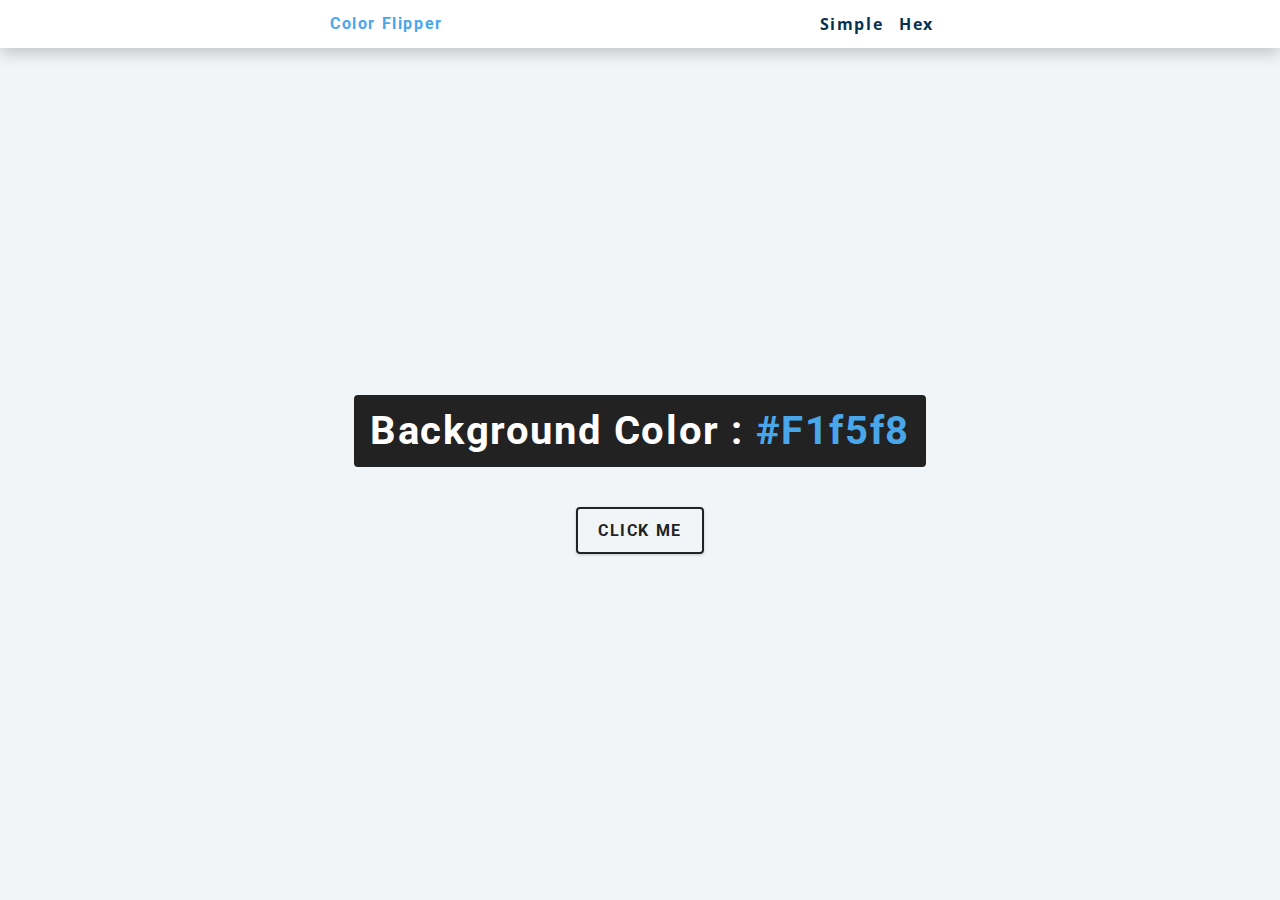
<file: 01-color-flipper/final/index.html>
<!DOCTYPE html>
<html lang="en">
  <head>
    <meta charset="UTF-8" />
    <meta name="viewport" content="width=device-width, initial-scale=1.0" />
    <title>Color Flipper || Simple</title>

    <!-- styles -->
    <link rel="stylesheet" href="styles.css" />
  </head>
  <body>
    <nav>
      <div class="nav-center">
        <h4>color flipper</h4>
        <ul class="nav-links">
          <li><a href="index.html">simple</a></li>
          <li><a href="hex.html">hex</a></li>
        </ul>
      </div>
    </nav>
    <main>
      <div class="container">
        <h2>background color : <span class="color">#f1f5f8</span></h2>
        <button class="btn btn-hero" id="btn">click me</button>
      </div>
    </main>
    <!-- javascript -->
    <script src="app.js"></script>
  </body>
</html>
</file>
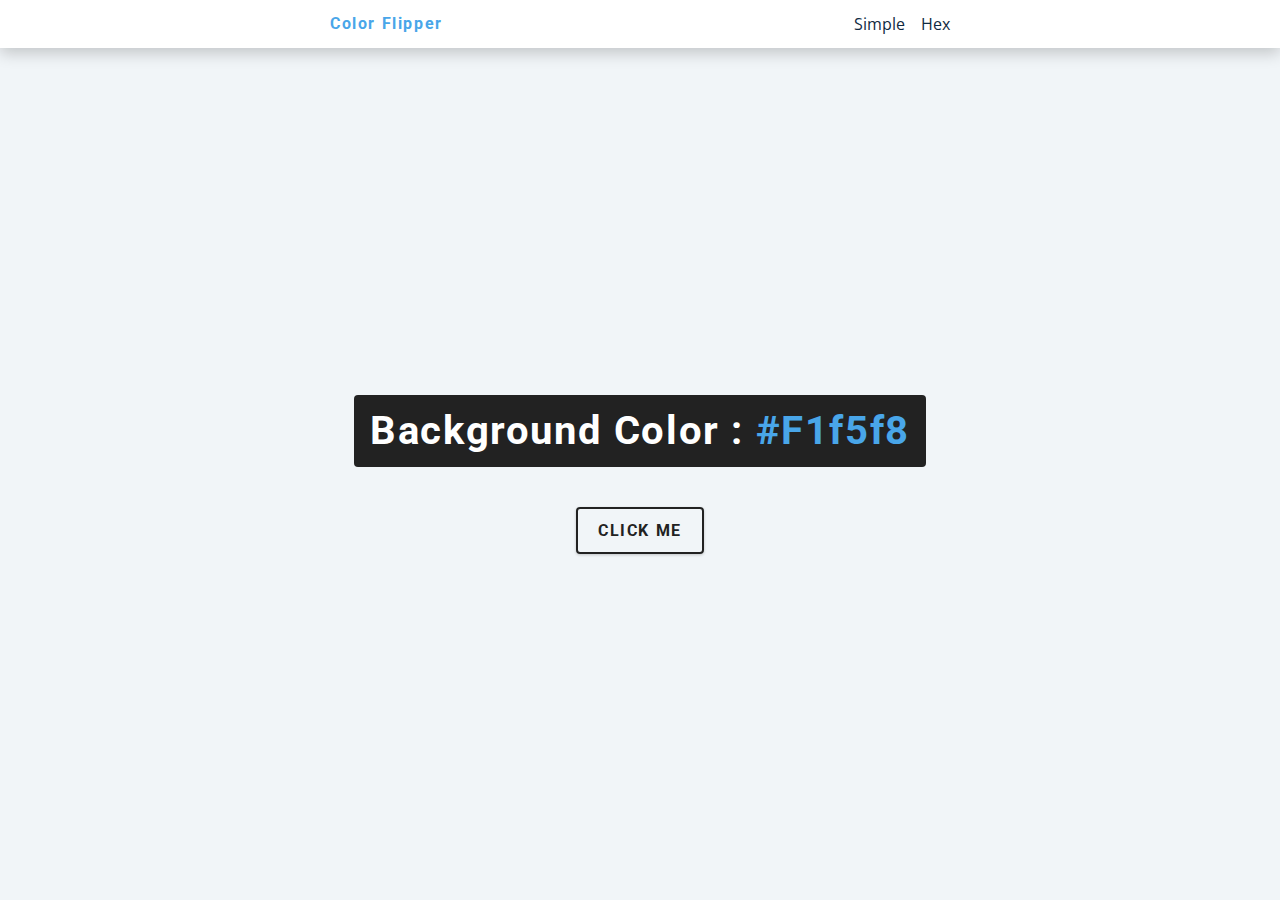
<file: 01-color-flipper/setup/index.html>
<!DOCTYPE html>
<html lang="en">
  <head>
    <meta charset="UTF-8" />
    <meta name="viewport" content="width=device-width, initial-scale=1.0" />
    <title>Color Flipper || Simple</title>

    <!-- styles -->
    <link rel="stylesheet" href="styles.css" />
  </head>
  <body>
    
    <body>
      <nav>
          <div class="nav-center">
              <h4>Color Flipper</h4>
              <ul class="nav-links">
                  <li><a href="index.html"></a>Simple</li>
                  <li><a href="hex.html"></a>Hex</li>
              </ul>
          </div>
      </nav>
      <main>
          <div class="container">
              <h2>Background Color : <span class="color">#f1f5f8</span></h2>
              <button class="btn btn-hero" id="btn">Click Me</button>
          </div>
      </main>
    <!-- javascript -->
    <script src="app.js"></script>
  </body>
</html>
</file>
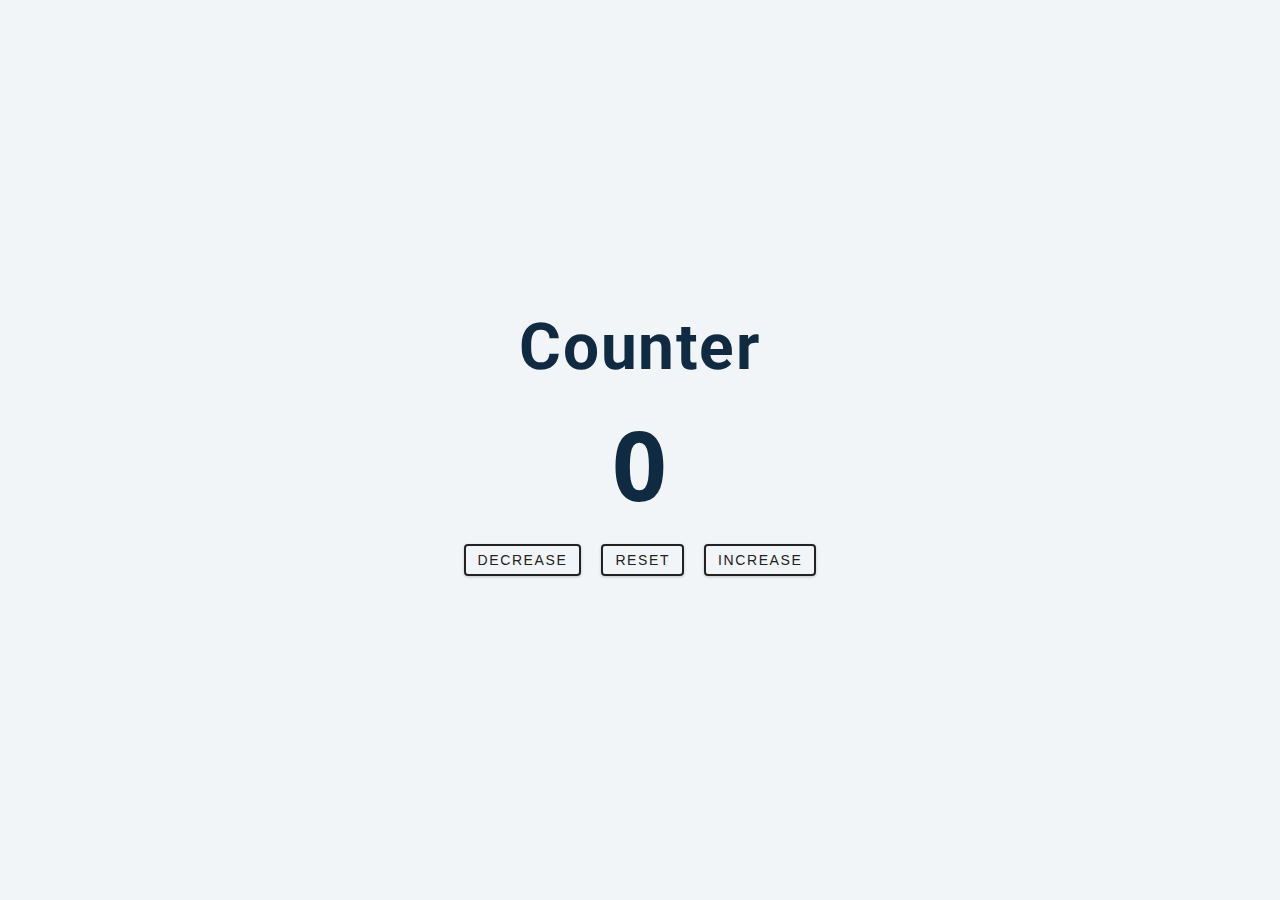
<file: 02-counter/final/index.html>
<!DOCTYPE html>
<html lang="en">
  <head>
    <meta charset="UTF-8" />
    <meta name="viewport" content="width=device-width, initial-scale=1.0" />
    <title>Counter</title>

    <!-- styles -->
    <link rel="stylesheet" href="styles.css" />
  </head>
  <body>
    <main>
      <div class="container">
        <h1>counter</h1>
        <span id="value">0</span>
        <div class="button-container">
          <button class="btn decrease">decrease</button>
          <button class="btn reset">reset</button>
          <button class="btn increase">increase</button>
        </div>
      </div>
    </main>
    <!-- javascript -->
    <script src="app.js"></script>
  </body>
</html>
</file>
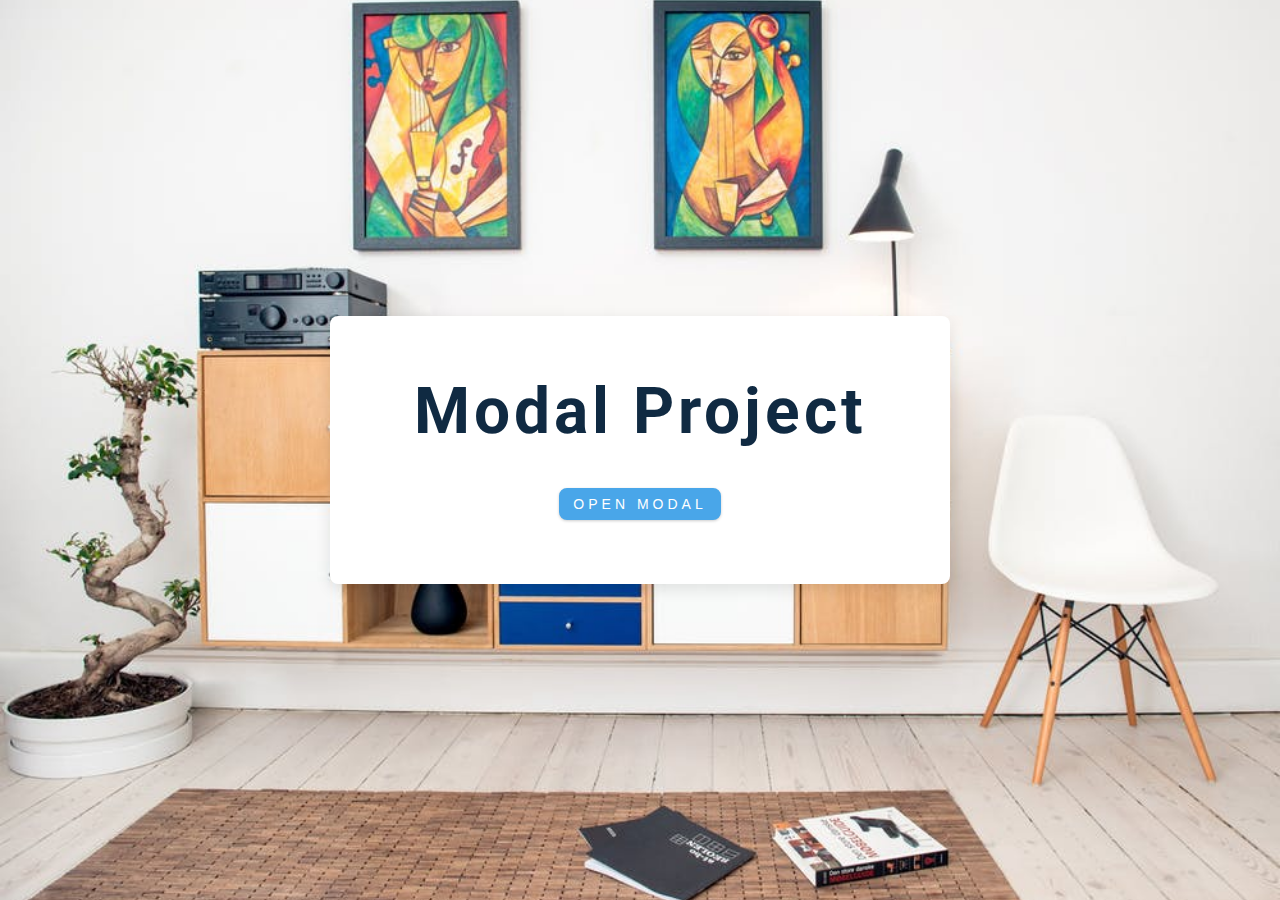
<file: 06-modal/final/index.html>
<!DOCTYPE html>
<html lang="en">
  <head>
    <meta charset="UTF-8" />
    <meta name="viewport" content="width=device-width, initial-scale=1.0" />
    <title>Modal</title>
    <!-- font-awesome -->
    <link
      rel="stylesheet"
      href="https://cdnjs.cloudflare.com/ajax/libs/font-awesome/5.14.0/css/all.min.css"
    />
    <!-- styles -->
    <link rel="stylesheet" href="styles.css" />
  </head>
  <body>
    <!-- hero -->
    <header class="hero">
      <div class="banner">
        <h1>modal project</h1>
        <button class="btn modal-btn">
          open modal
        </button>
      </div>
    </header>
    <!-- modal -->
    <div class="modal-overlay">
      <div class="modal-container">
        <h3>modal content</h3>
        <button class="close-btn"><i class="fas fa-times"></i></button>
      </div>
    </div>
    <!-- javascript -->
    <script src="app.js"></script>
  </body>
</html>
</file>
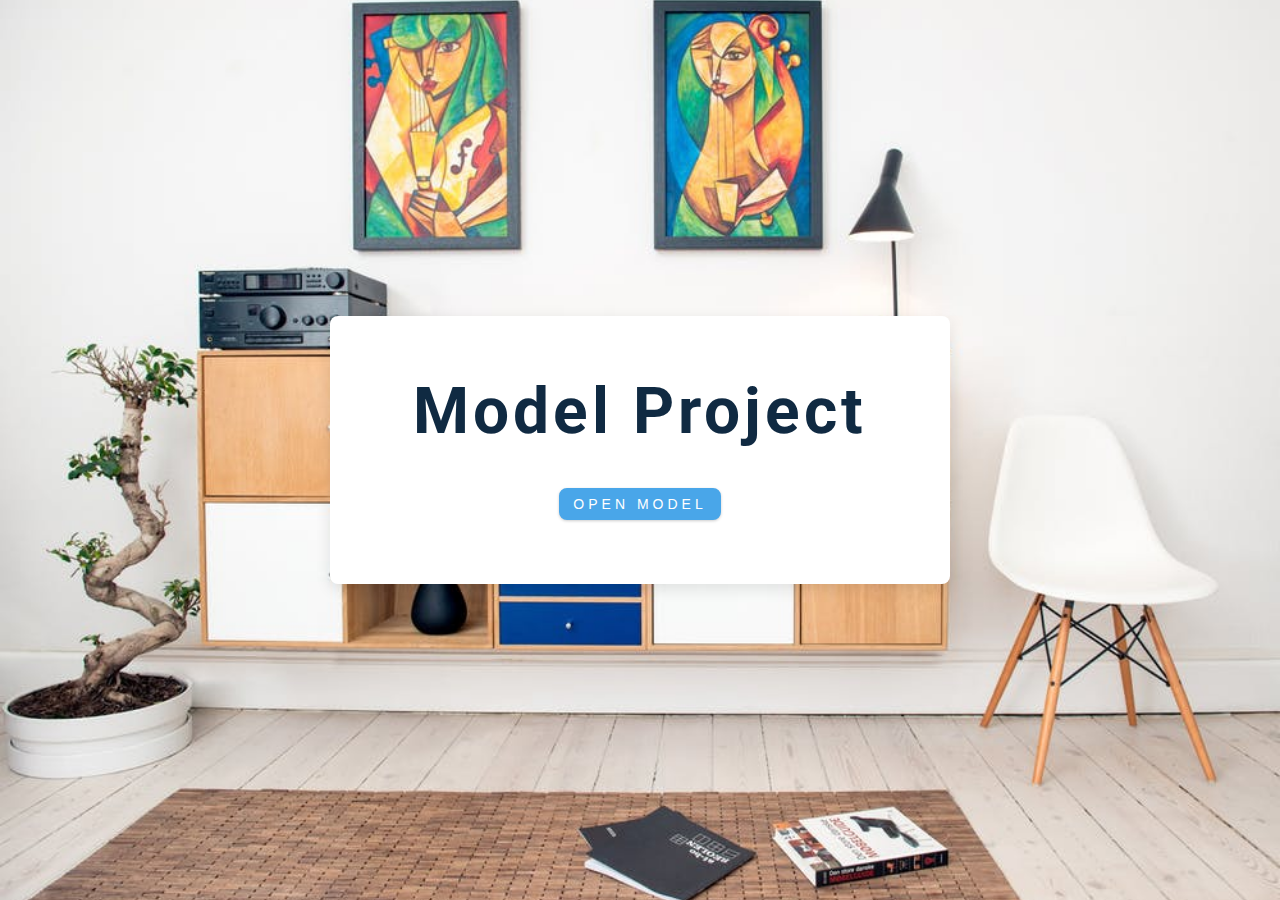
<file: 06-modal/setup/index.html>
<!DOCTYPE html>
<html lang="en">
  <head>
    <meta charset="UTF-8" />
    <meta name="viewport" content="width=device-width, initial-scale=1.0" />
    <title>Modal</title>
    <!-- font-awesome -->
    <link
      rel="stylesheet"
      href="https://cdnjs.cloudflare.com/ajax/libs/font-awesome/5.14.0/css/all.min.css"
    />
    <!-- styles -->
    <link rel="stylesheet" href="styles.css" />
  </head>
  <body>
    <!-- hero -->
    <header class="hero">
      <div class="banner">
        <h1>Model Project</h1>
        <button class="btn modal-btn">Open Model</button>
      </div>
    </header>
    <!-- end of hero -->
    <!-- model -->
    <div class="modal-overlay">
      <div class="modal-container">
        <h3>Model Contain</h3>
        <button class="close-btn"><i class="fas fa-times"></i></button>
      </div>
    </div>
    <!-- javascript -->
    <script src="app.js"></script>
  </body>
</html>
</file>
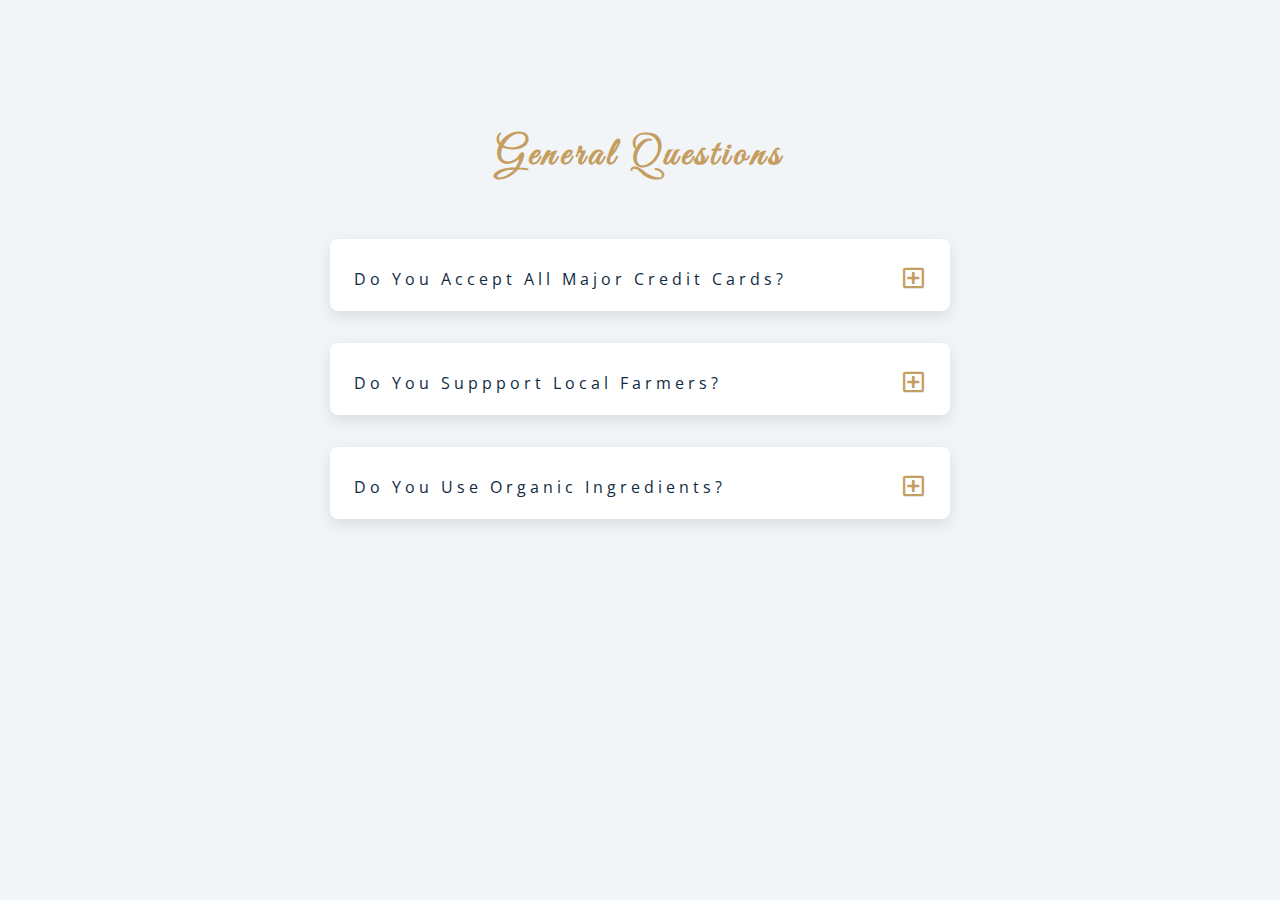
<file: 07-questions/final/index.html>
<!DOCTYPE html>
<html lang="en">
  <head>
    <meta charset="UTF-8" />
    <meta name="viewport" content="width=device-width, initial-scale=1.0" />
    <title>Q & A</title>
    <!-- font-awesome -->
    <link rel="stylesheet" href="https://cdnjs.cloudflare.com/ajax/libs/font-awesome/5.14.0/css/all.min.css" />
    <!-- extra fonts -->
    <link
      href="https://fonts.googleapis.com/css?family=Great+Vibes&display=swap"
      rel="stylesheet"
    />
    <!-- styles -->
    <link rel="stylesheet" href="styles.css" />
  </head>
  <body>
      <section class="questions">
        <!-- title -->
        <div class="title">
          <h2>general questions</h2>
        </div>
        <!-- questions -->
        <div class="section-center">
          <!-- single question -->
          <article class="question">
            <!-- question title -->
            <div class="question-title">
              <p>do you accept all major credit cards?</p>
              <button type="button" class="question-btn">
                <span class="plus-icon">
                  <i class="far fa-plus-square"></i>
                </span>
                <span class="minus-icon">
                  <i class="far fa-minus-square"></i>
                </span>
              </button>
            </div>
            <!-- question text -->
            <div class="question-text">
              <p>
                Lorem ipsum dolor sit amet, consectetur adipisicing elit. Est
                dolore illo dolores quia nemo doloribus quaerat, magni numquam
                repellat reprehenderit.
              </p>
            </div>
          </article>
          <!-- end of single question -->
          <!-- single question -->
          <article class="question">
            <!-- question title -->
            <div class="question-title">
              <p>do you suppport local farmers?</p>
              <button type="button" class="question-btn">
                <span class="plus-icon">
                  <i class="far fa-plus-square"></i>
                </span>
                <span class="minus-icon">
                  <i class="far fa-minus-square"></i>
                </span>
              </button>
            </div>
            <!-- question text -->
            <div class="question-text">
              <p>
                Lorem ipsum dolor sit amet, consectetur adipisicing elit. Est
                dolore illo dolores quia nemo doloribus quaerat, magni numquam
                repellat reprehenderit.
              </p>
            </div>
          </article>
          <!-- end of single question -->
          <!-- single question -->
          <article class="question">
            <!-- question title -->
            <div class="question-title">
              <p>do you use organic ingredients?</p>
              <!-- button -->
              <button type="button" class="question-btn">
                <span class="plus-icon">
                  <i class="far fa-plus-square"></i>
                </span>
                <span class="minus-icon">
                  <i class="far fa-minus-square"></i>
                </span>
              </button>
            </div>
            <!-- question text -->
            <div class="question-text">
              <p>
                Lorem ipsum dolor sit amet, consectetur adipisicing elit. Est
                dolore illo dolores quia nemo doloribus quaerat, magni numquam
                repellat reprehenderit.
              </p>
            </div>
          </article>
          <!-- end of single question -->
      </section>
    </main>
    <!-- javascript -->
    <script src="app.js"></script>
  </body>
</html>
</file>
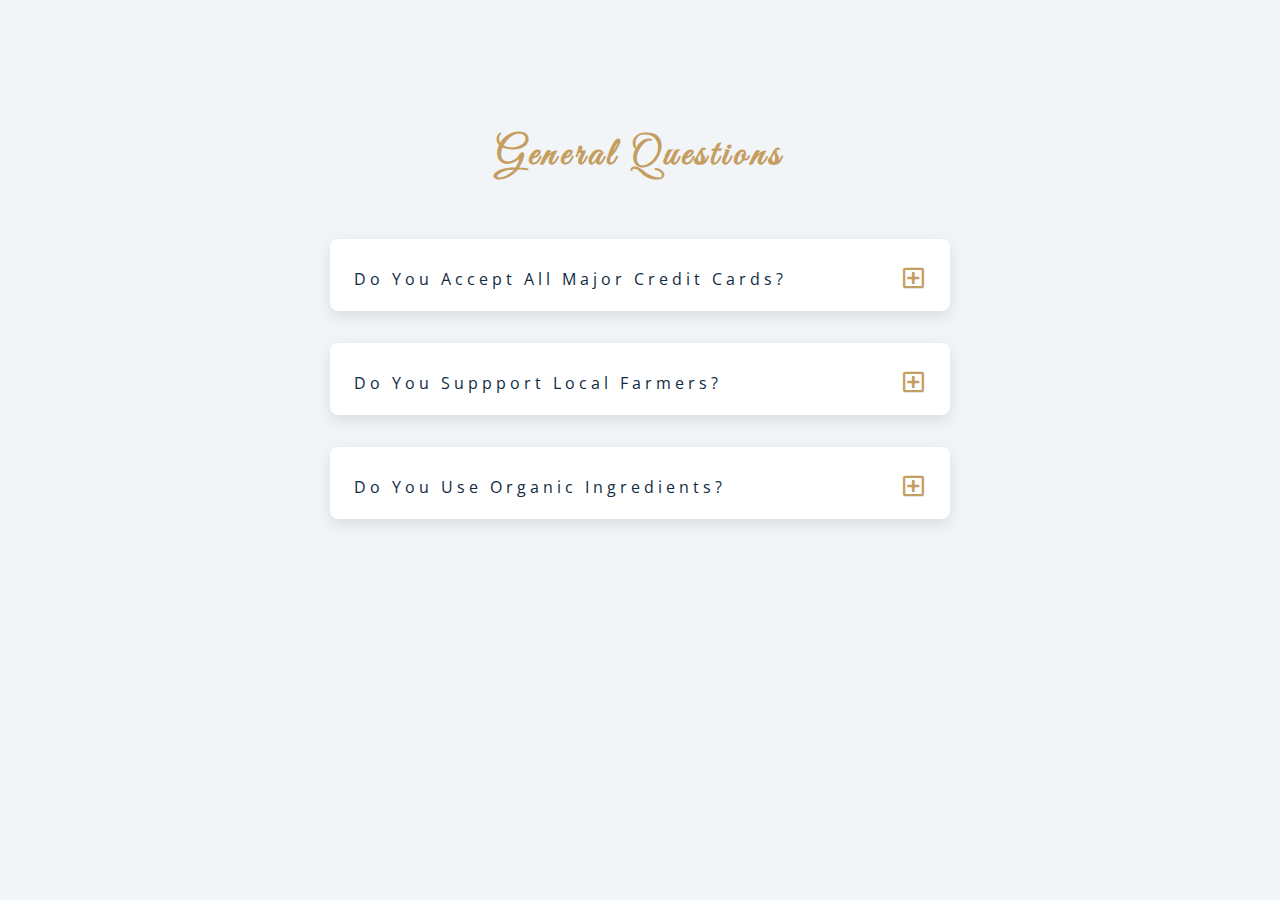
<file: 07-questions/setup/index.html>
<!DOCTYPE html>
<html lang="en">
  <head>
    <meta charset="UTF-8" />
    <meta name="viewport" content="width=device-width, initial-scale=1.0" />
    <title>Q & A</title>
    <!-- font-awesome -->
    <link
      rel="stylesheet"
      href="https://cdnjs.cloudflare.com/ajax/libs/font-awesome/5.14.0/css/all.min.css"
    />
    <!-- extra fonts -->
    <link
      href="https://fonts.googleapis.com/css?family=Great+Vibes&display=swap"
      rel="stylesheet"
    />
    <!-- styles -->
    <link rel="stylesheet" href="styles.css" />
  </head>
  <body>
    <section class="questions">
      <!-- title -->
      <div class="title">
        <h2>general questions</h2>
      </div>
      <!-- questions -->
      <div class="section-center">
        <!-- single question -->
        <article class="question">
          <!-- question title -->
          <div class="question-title">
            <p>do you accept all major credit cards?</p>
            <button type="button" class="question-btn">
              <span class="plus-icon">
                <i class="far fa-plus-square"></i>
              </span>
              <span class="minus-icon">
                <i class="far fa-minus-square"></i>
              </span>
            </button>
          </div>
          <!-- question text -->
          <div class="question-text">
            <p>
              Lorem ipsum dolor sit amet, consectetur adipisicing elit. Est
              dolore illo dolores quia nemo doloribus quaerat, magni numquam
              repellat reprehenderit.
            </p>
          </div>
        </article>
        <!-- end of single question -->
        <!-- single question -->
        <article class="question">
          <!-- question title -->
          <div class="question-title">
            <p>do you suppport local farmers?</p>
            <button type="button" class="question-btn">
              <span class="plus-icon">
                <i class="far fa-plus-square"></i>
              </span>
              <span class="minus-icon">
                <i class="far fa-minus-square"></i>
              </span>
            </button>
          </div>
          <!-- question text -->
          <div class="question-text">
            <p>
              Lorem ipsum dolor sit amet, consectetur adipisicing elit. Est
              dolore illo dolores quia nemo doloribus quaerat, magni numquam
              repellat reprehenderit.
            </p>
          </div>
        </article>
        <!-- end of single question -->
        <!-- single question -->
        <article class="question">
          <!-- question title -->
          <div class="question-title">
            <p>do you use organic ingredients?</p>
            <!-- button -->
            <button type="button" class="question-btn">
              <span class="plus-icon">
                <i class="far fa-plus-square"></i>
              </span>
              <span class="minus-icon">
                <i class="far fa-minus-square"></i>
              </span>
            </button>
          </div>
          <!-- question text -->
          <div class="question-text">
            <p>
              Lorem ipsum dolor sit amet, consectetur adipisicing elit. Est
              dolore illo dolores quia nemo doloribus quaerat, magni numquam
              repellat reprehenderit.
            </p>
          </div>
        </article>
        <!-- end of single question -->
    </section>
  </main>
    <!-- javascript -->
    <script src="app.js"></script>
  </body>
</html>
</file>
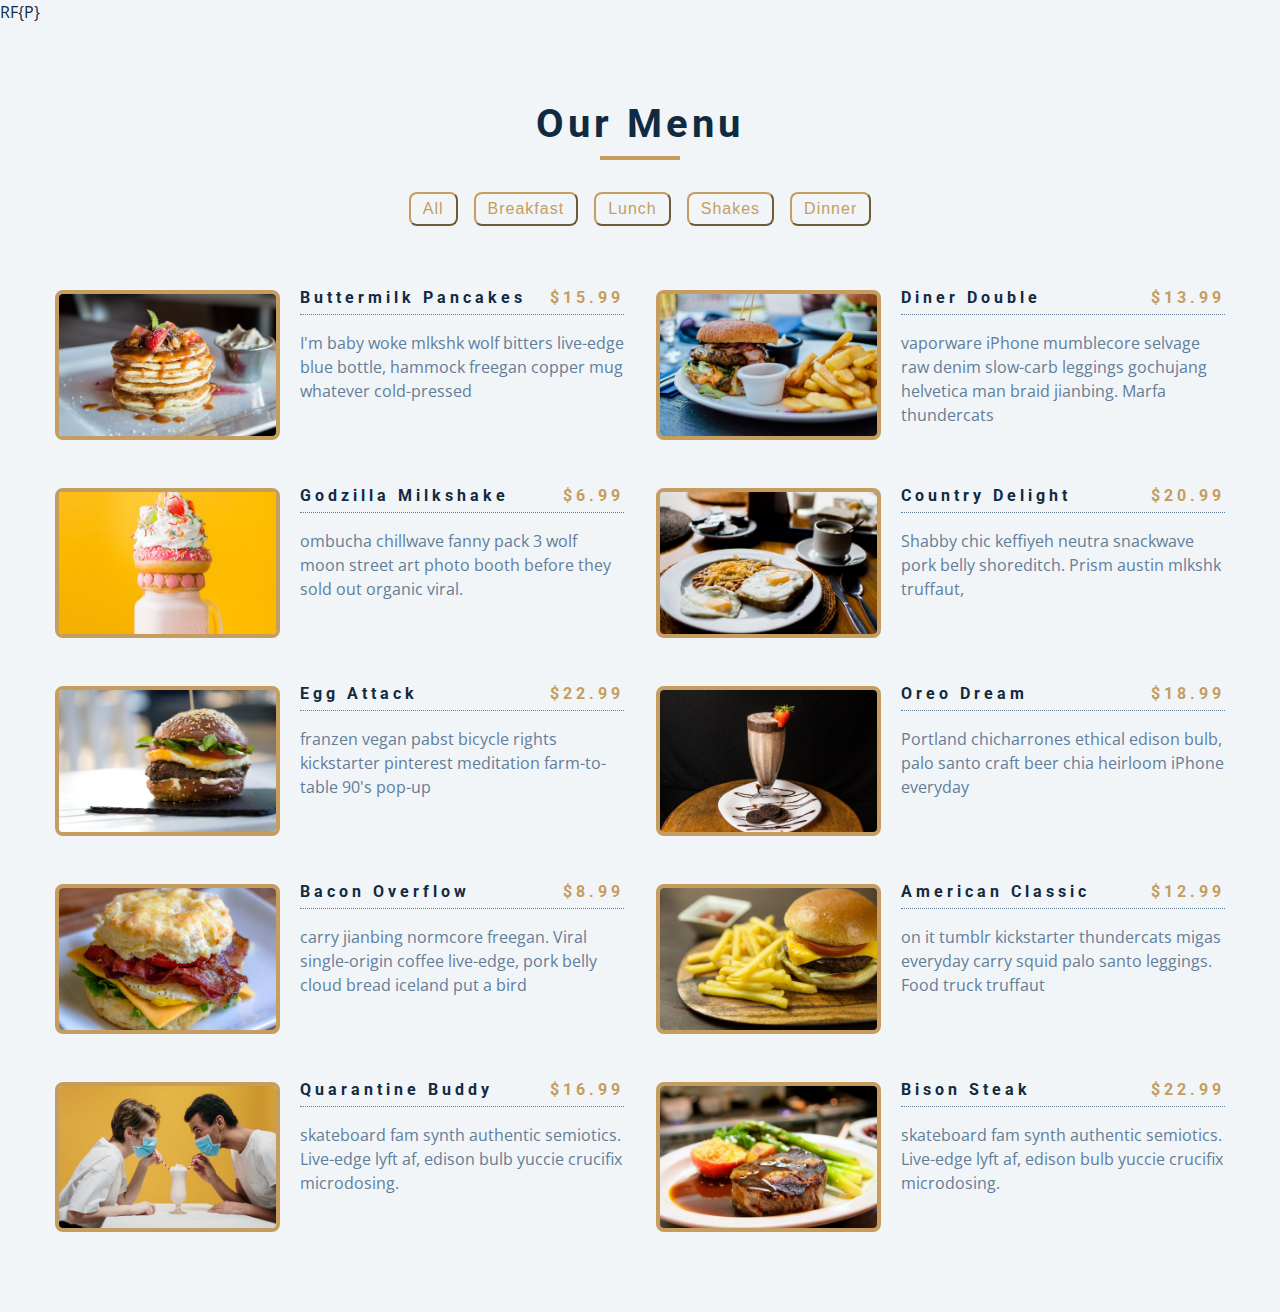
<file: 08-menu/final/index.html>
<html lang="en">RF{P}
<!DOCTYPE html>
  <head>
    <meta charset="UTF-8" />
    <meta name="viewport" content="width=device-width, initial-scale=1.0" />
    <title>Menu</title>
    <!-- font-awesome -->
    <link
      rel="stylesheet"
      href="https://cdnjs.cloudflare.com/ajax/libs/font-awesome/5.14.0/css/all.min.css"
    />
    <!-- styles -->
    <link rel="stylesheet" href="styles.css" />
  </head>
  <body>
    <section class="menu">
      <!-- title -->
      <div class="title">
        <h2>our menu</h2>
        <div class="underline"></div>
      </div>
      <!-- filter buttons -->
      <div class="btn-container">
        <!-- <button type="button" class="filter-btn" data-id="all">all</button>
        <button type="button" class="filter-btn" data-id="breakfast">
          breakfast
        </button>
        <button type="button" class="filter-btn" data-id="lunch">lunch</button>
        <button type="button" class="filter-btn" data-id="shakes">
          shakes
        </button> -->
      </div>
      <!-- menu items -->
      <div class="section-center">
        <!-- single item -->
        <article class="menu-item">
          <img src="./menu-item.jpeg" alt="menu item" class="photo" />
          <div class="item-info">
            <header>
              <h4>buttermilk pancakes</h4>
              <h4 class="price">$15</h4>
            </header>
            <p class="item-text">
              Lorem ipsum dolor sit amet consectetur adipisicing elit.
              Repudiandae, sint quam. Et reprehenderit fugiat nesciunt inventore
              laboriosam excepturi! Quo, officia.
            </p>
          </div>
        </article>
        <!-- end of single item -->
        <!-- single item -->
        <article class="menu-item">
          <img src="./menu-item.jpeg" alt="menu item" class="photo" />
          <div class="item-info">
            <header>
              <h4>buttermilk pancakes</h4>
              <h4 class="price">$15</h4>
            </header>
            <p class="item-text">
              Lorem ipsum dolor sit amet consectetur adipisicing elit.
              Repudiandae, sint quam. Et reprehenderit fugiat nesciunt inventore
              laboriosam excepturi! Quo, officia.
            </p>
          </div>
        </article>
        <!-- end of single item -->
        <!-- single item -->
        <article class="menu-item">
          <img src="./menu-item.jpeg" alt="menu item" class="photo" />
          <div class="item-info">
            <header>
              <h4>buttermilk pancakes</h4>
              <h4 class="price">$15</h4>
            </header>
            <p class="item-text">
              Lorem ipsum dolor sit amet consectetur adipisicing elit.
              Repudiandae, sint quam. Et reprehenderit fugiat nesciunt inventore
              laboriosam excepturi! Quo, officia.
            </p>
          </div>
        </article>
        <!-- end of single item -->
      </div>
    </section>
    <!-- javascript -->
    <script src="app.js"></script>
  </body>
</html>
</file>
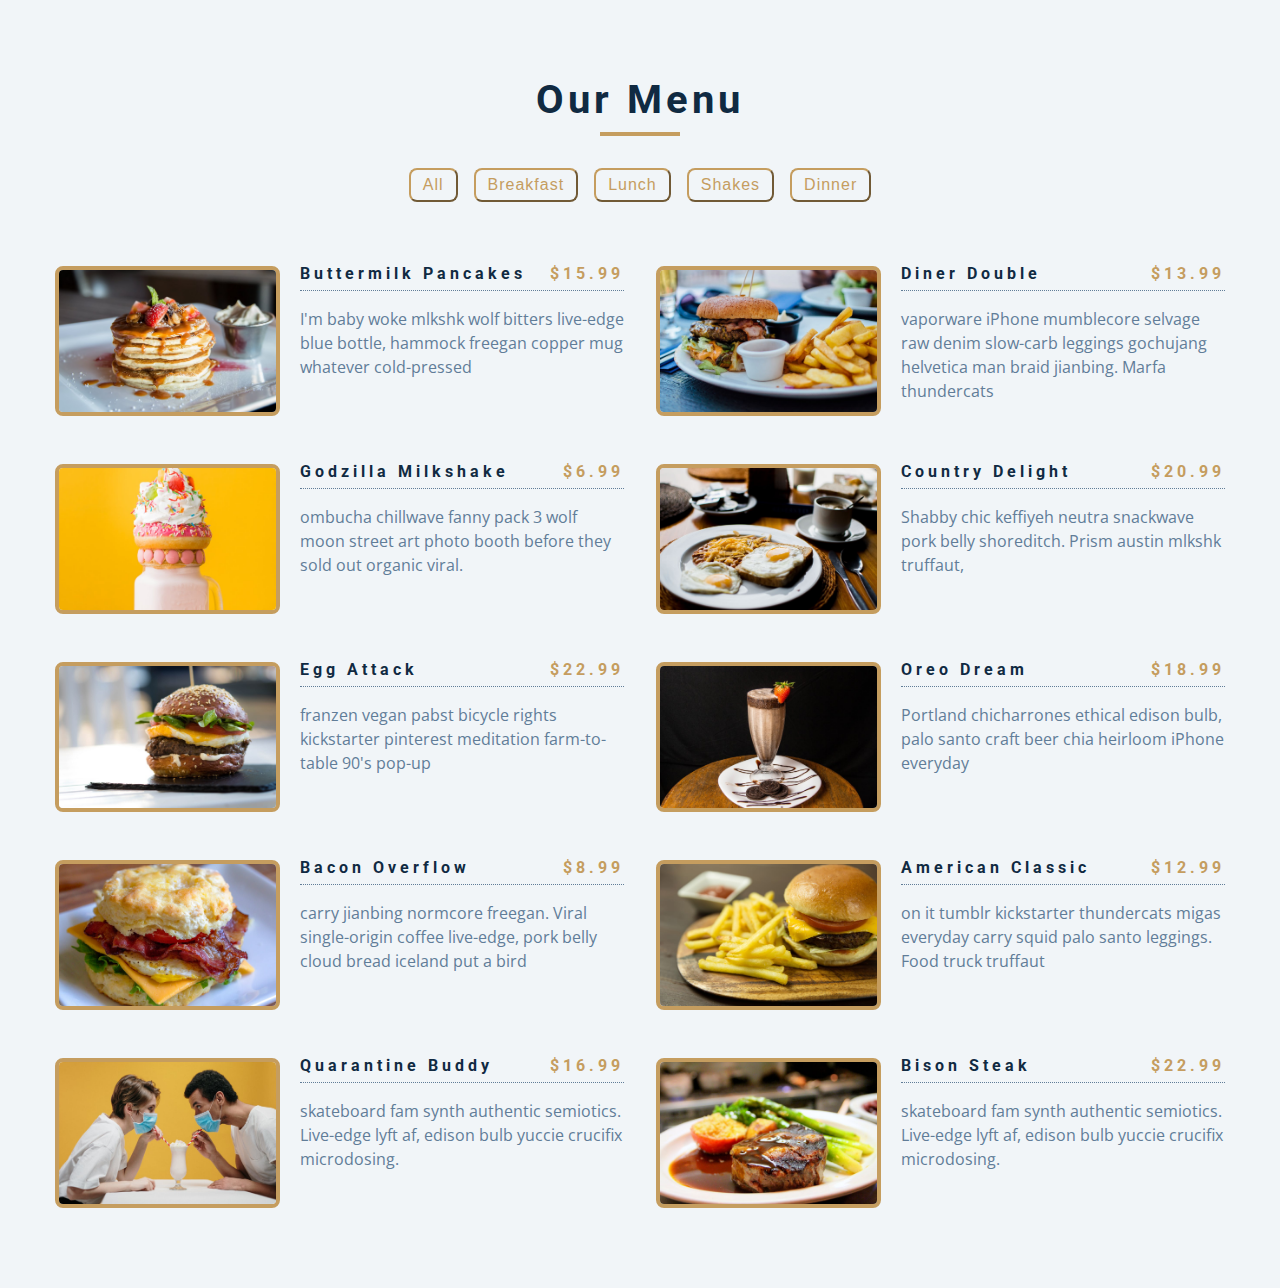
<file: 08-menu/setup/index.html>
<!DOCTYPE html>
<html lang="en">
  <head>
    <meta charset="UTF-8" />
    <meta name="viewport" content="width=device-width, initial-scale=1.0" />
    <title>Starter</title>
    <!-- font-awesome -->
    <link
      rel="stylesheet"
      href="https://cdnjs.cloudflare.com/ajax/libs/font-awesome/5.14.0/css/all.min.css"
    />
    <!-- styles -->
    <link rel="stylesheet" href="styles.css" />
  </head>
  <body>
    <section class="menu">
      <!-- title -->
      <div class="title">
        <h2>Our Menu</h2>
        <div class="underline"></div>
      </div>
      <!-- filter buttons -->
      <div class="btn-container">
        <!-- <button class="filter-btn" type="button" data-id="all">All</button>
        <button class="filter-btn" type="button"  data-id="breakfast">Breakfast</button>
        <button class="filter-btn" type="button"  data-id="lunch">Launch</button>
        <button class="filter-btn" type="button"  data-id="shakes">Shakes</button> -->
      </div>
      <!-- menu items -->
      <div class="section-center"></div>
       <!-- single item -->
       <!-- <article class="menu-item">
        <img src="./menu-item.jpeg" alt="menu item" class="photo" />
        <div class="item-info">
          <header>
            <h4>buttermilk pancakes</h4>
            <h4 class="price">$15</h4>
          </header>
          <p class="item-text">
            Lorem ipsum dolor sit amet consectetur adipisicing elit.
            Repudiandae, sint quam. Et reprehenderit fugiat nesciunt inventore
            laboriosam excepturi! Quo, officia.
          </p>
        </div>
      </article> -->
      <!-- end of single item -->
    </section>
    <!-- javascript -->
    <script src="app.js"></script>
  </body>
</html>
</file>
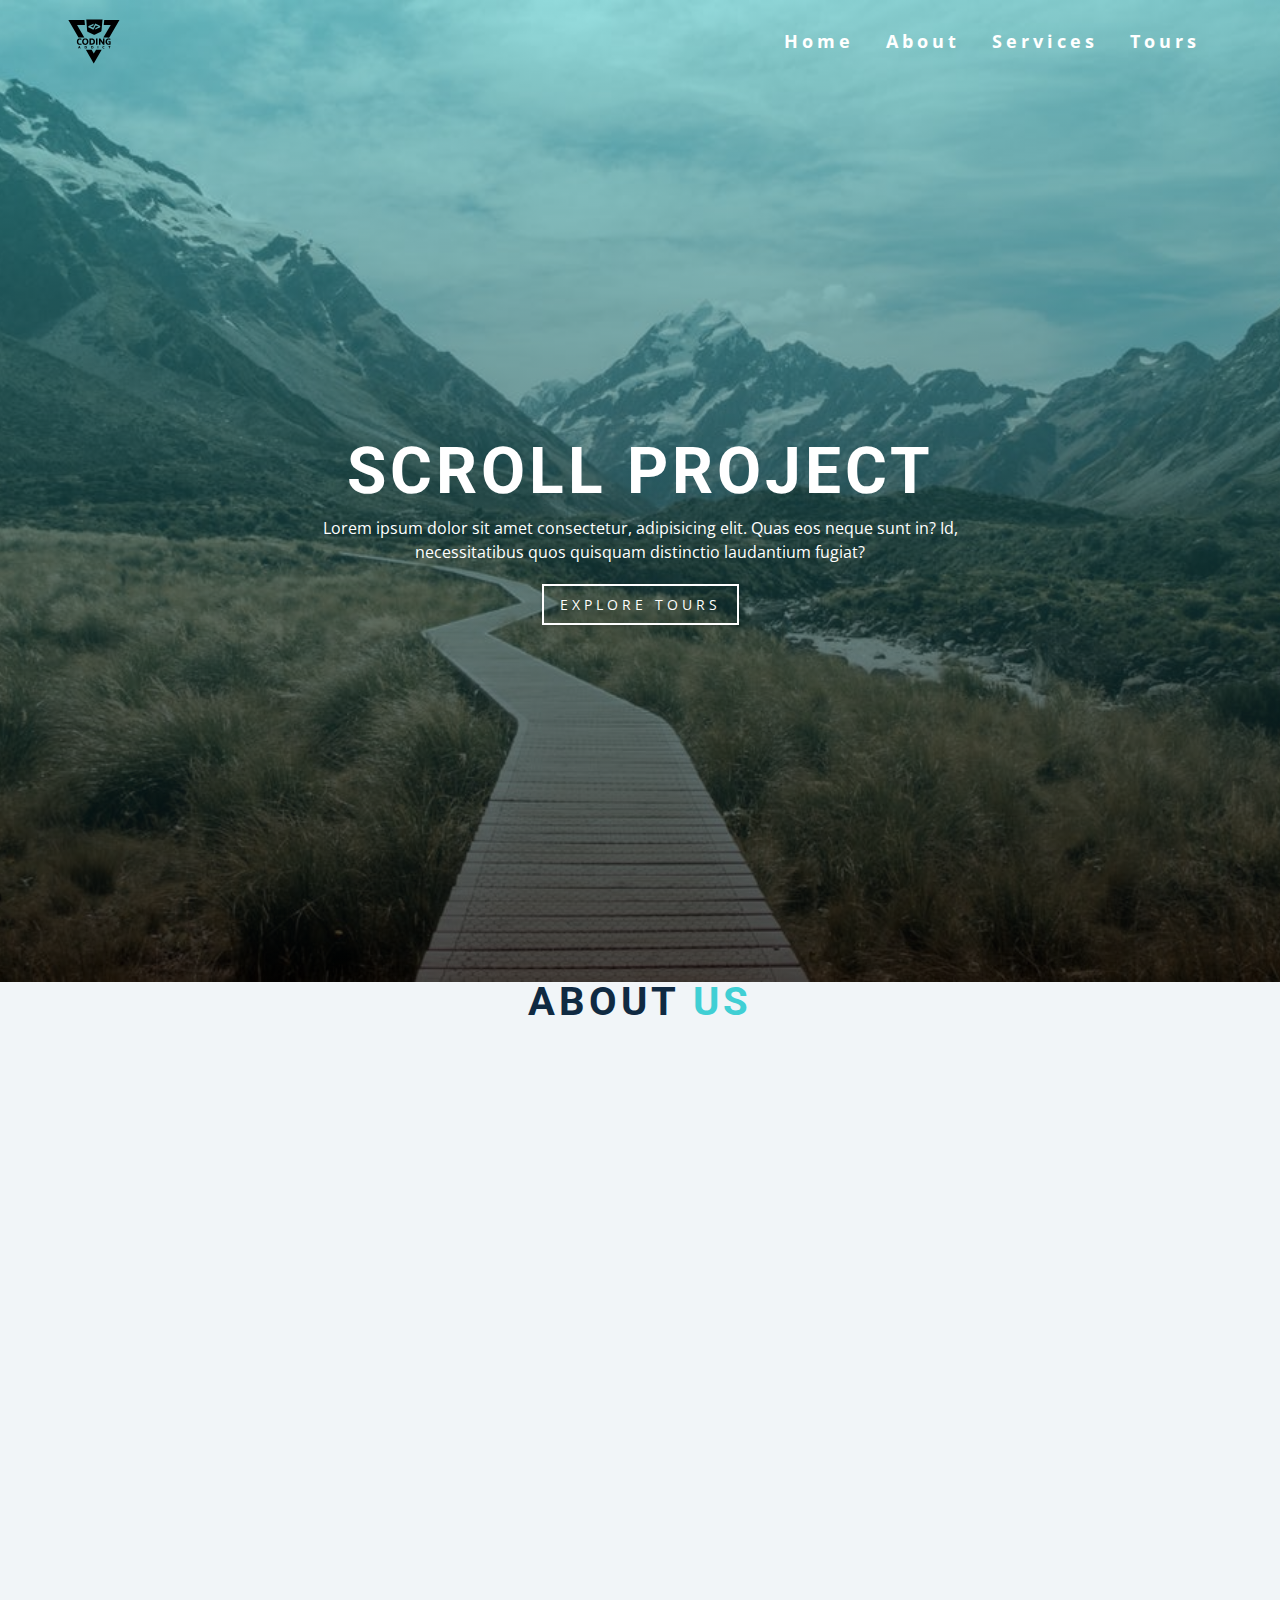
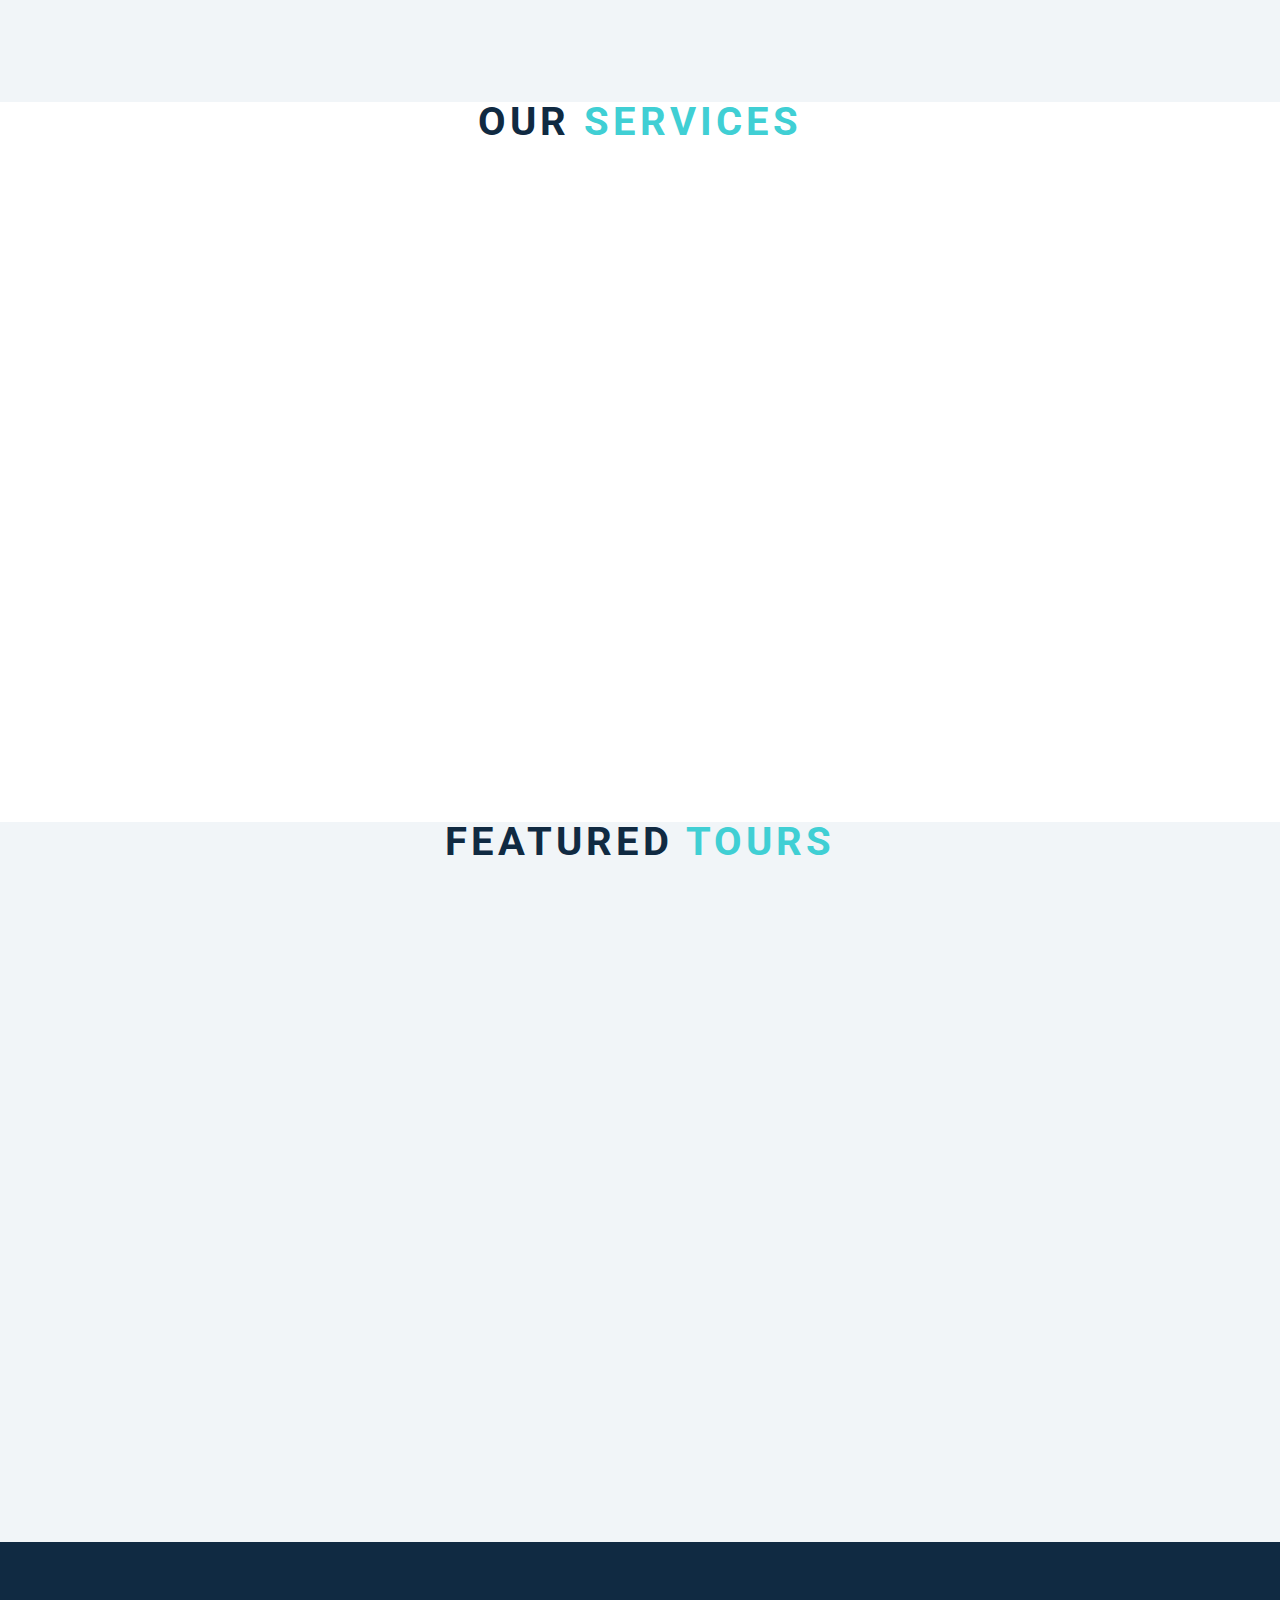
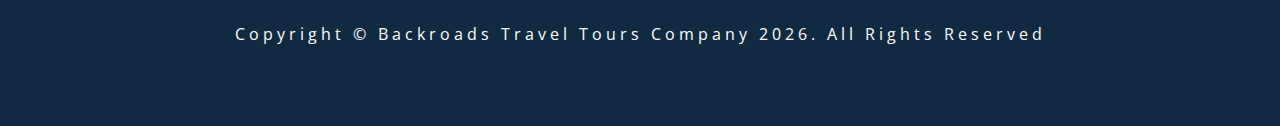
<file: 10-scroll/final/index.html>
<!DOCTYPE html>
<html lang="en">
  <head>
    <meta charset="UTF-8" />
    <meta name="viewport" content="width=device-width, initial-scale=1.0" />
    <title>Scroll</title>
    <!-- font-awesome -->
    <link
      rel="stylesheet"
      href="https://cdnjs.cloudflare.com/ajax/libs/font-awesome/5.14.0/css/all.min.css"
    />
    <!-- styles -->
    <link rel="stylesheet" href="styles.css" />
  </head>
  <body>
    <header id="home">
      <!-- navbar -->
      <nav id="nav">
        <div class="nav-center">
          <!-- nav header -->
          <div class="nav-header">
            <img src="./logo.svg" class="logo" alt="logo" />
            <button class="nav-toggle">
              <i class="fas fa-bars"></i>
            </button>
          </div>
          <!-- links -->
          <div class="links-container">
            <ul class="links">
              <li>
                <a href="#home" class="scroll-link">home</a>
              </li>
              <li>
                <a href="#about" class="scroll-link">about</a>
              </li>
              <li>
                <a href="#services" class="scroll-link">services</a>
              </li>
              <li>
                <a href="#tours" class="scroll-link">tours</a>
              </li>
            </ul>
          </div>
        </div>
      </nav>
      <!-- banner -->
      <div class="banner">
        <div class="container">
          <h1>scroll project</h1>
          <p>
            Lorem ipsum dolor sit amet consectetur, adipisicing elit. Quas eos
            neque sunt in? Id, necessitatibus quos quisquam distinctio
            laudantium fugiat?
          </p>
          <a href="#tours" class="scroll-link btn btn-white">explore tours</a>
        </div>
      </div>
    </header>
    <!-- about -->
    <section id="about" class="section">
      <div class="title">
        <h2>about <span>us</span></h2>
      </div>
    </section>
    <!-- services -->
    <section id="services" class="section">
      <div class="title">
        <h2>our <span>services</span></h2>
      </div>
    </section>
    <!-- contact -->
    <section id="tours" class="section">
      <div class="title">
        <h2>featured <span>tours</span></h2>
      </div>
    </section>
    <!-- footer -->
    <footer class="section">
      <p>
        copyright &copy; backroads travel tours company
        <span id="date"></span>. all rights reserved
      </p>
    </footer>
    <a class="scroll-link top-link" href="#home">
      <i class="fas fa-arrow-up"></i>
    </a>
    <!-- javascript -->
    <script src="app.js"></script>
  </body>
</html>
</file>
<file: 01-color-flipper/final/styles.css>
/*
=============== 
Fonts
===============
*/
@import url("https://fonts.googleapis.com/css?family=Open+Sans|Roboto:400,700&display=swap");

/*
=============== 
Variables
===============
*/

:root {
  /* dark shades of primary color*/
  --clr-primary-1: hsl(205, 86%, 17%);
  --clr-primary-2: hsl(205, 77%, 27%);
  --clr-primary-3: hsl(205, 72%, 37%);
  --clr-primary-4: hsl(205, 63%, 48%);
  /* primary/main color */
  --clr-primary-5: hsl(205, 78%, 60%);
  /* lighter shades of primary color */
  --clr-primary-6: hsl(205, 89%, 70%);
  --clr-primary-7: hsl(205, 90%, 76%);
  --clr-primary-8: hsl(205, 86%, 81%);
  --clr-primary-9: hsl(205, 90%, 88%);
  --clr-primary-10: hsl(205, 100%, 96%);
  /* darkest grey - used for headings */
  --clr-grey-1: hsl(209, 61%, 16%);
  --clr-grey-2: hsl(211, 39%, 23%);
  --clr-grey-3: hsl(209, 34%, 30%);
  --clr-grey-4: hsl(209, 28%, 39%);
  /* grey used for paragraphs */
  --clr-grey-5: hsl(210, 22%, 49%);
  --clr-grey-6: hsl(209, 23%, 60%);
  --clr-grey-7: hsl(211, 27%, 70%);
  --clr-grey-8: hsl(210, 31%, 80%);
  --clr-grey-9: hsl(212, 33%, 89%);
  --clr-grey-10: hsl(210, 36%, 96%);
  --clr-white: #fff;
  --clr-red-dark: hsl(360, 67%, 44%);
  --clr-red-light: hsl(360, 71%, 66%);
  --clr-green-dark: hsl(125, 67%, 44%);
  --clr-green-light: hsl(125, 71%, 66%);
  --clr-black: #222;
  --ff-primary: "Roboto", sans-serif;
  --ff-secondary: "Open Sans", sans-serif;
  --transition: all 0.3s linear;
  --spacing: 0.1rem;
  --radius: 0.25rem;
  --light-shadow: 0 5px 15px rgba(0, 0, 0, 0.1);
  --dark-shadow: 0 5px 15px rgba(0, 0, 0, 0.2);
  --max-width: 1170px;
  --fixed-width: 620px;
}
/*
=============== 
Global Styles
===============
*/

*,
::after,
::before {
  margin: 0;
  padding: 0;
  box-sizing: border-box;
}
body {
  font-family: var(--ff-secondary);
  background: var(--clr-grey-10);
  color: var(--clr-grey-1);
  line-height: 1.5;
  font-size: 0.875rem;
}
ul {
  list-style-type: none;
}
a {
  text-decoration: none;
}
h1,
h2,
h3,
h4 {
  letter-spacing: var(--spacing);
  text-transform: capitalize;
  line-height: 1.25;
  margin-bottom: 0.75rem;
  font-family: var(--ff-primary);
}
h1 {
  font-size: 3rem;
}
h2 {
  font-size: 2rem;
}
h3 {
  font-size: 1.25rem;
}
h4 {
  font-size: 0.875rem;
}
p {
  margin-bottom: 1.25rem;
  color: var(--clr-grey-5);
}
@media screen and (min-width: 800px) {
  h1 {
    font-size: 4rem;
  }
  h2 {
    font-size: 2.5rem;
  }
  h3 {
    font-size: 1.75rem;
  }
  h4 {
    font-size: 1rem;
  }
  body {
    font-size: 1rem;
  }
  h1,
  h2,
  h3,
  h4 {
    line-height: 1;
  }
}
/*  global classes */

/* section */
.section {
  padding: 5rem 0;
}

.section-center {
  width: 90vw;
  margin: 0 auto;
  max-width: 1170px;
}
@media screen and (min-width: 992px) {
  .section-center {
    width: 95vw;
  }
}
main {
  min-height: 100vh;
  display: grid;
  place-items: center;
}

/*
=============== 
Nav
===============
*/
nav {
  background: var(--clr-white);
  height: 3rem;
  display: grid;
  align-items: center;
  box-shadow: var(--dark-shadow);
}
.nav-center {
  width: 90vw;
  max-width: var(--fixed-width);
  margin: 0 auto;
  display: flex;
  align-items: center;
  justify-content: space-between;
}
.nav-center h4 {
  margin-bottom: 0;
  color: var(--clr-primary-5);
}
.nav-links {
  display: flex;
}
nav a {
  text-transform: capitalize;
  font-weight: 700;
  font-size: 1rem;
  color: var(--clr-primary-1);
  letter-spacing: var(--spacing);
  margin-right: 1rem;
}
nav a:hover {
  color: var(--clr-primary-5);
}
/*
=============== 
Container
===============
*/
main {
  min-height: calc(100vh - 3rem);
  display: grid;
  place-items: center;
}
.container {
  text-align: center;
}
.container h2 {
  background: var(--clr-black);
  color: var(--clr-white);
  padding: 1rem;
  border-radius: var(--radius);
  margin-bottom: 2.5rem;
}
.color {
  color: var(--clr-primary-5);
}
.btn-hero {
  font-family: var(--ff-primary);
  text-transform: uppercase;
  background: transparent;
  color: var(--clr-black);
  letter-spacing: var(--spacing);
  display: inline-block;
  font-weight: 700;
  transition: var(--transition);
  border: 2px solid var(--clr-black);
  cursor: pointer;
  box-shadow: 0 1px 3px rgba(0, 0, 0, 0.2);
  border-radius: var(--radius);
  font-size: 1rem;
  padding: 0.75rem 1.25rem;
}
.btn-hero:hover {
  color: var(--clr-white);
  background: var(--clr-black);
}
</file>
<file: 01-color-flipper/setup/styles.css>
/*
=============== 
Fonts
===============
*/
@import url("https://fonts.googleapis.com/css?family=Open+Sans|Roboto:400,700&display=swap");

/*
=============== 
Variables
===============
*/

:root {
  /* dark shades of primary color*/
  --clr-primary-1: hsl(205, 86%, 17%);
  --clr-primary-2: hsl(205, 77%, 27%);
  --clr-primary-3: hsl(205, 72%, 37%);
  --clr-primary-4: hsl(205, 63%, 48%);
  /* primary/main color */
  --clr-primary-5: hsl(205, 78%, 60%);
  /* lighter shades of primary color */
  --clr-primary-6: hsl(205, 89%, 70%);
  --clr-primary-7: hsl(205, 90%, 76%);
  --clr-primary-8: hsl(205, 86%, 81%);
  --clr-primary-9: hsl(205, 90%, 88%);
  --clr-primary-10: hsl(205, 100%, 96%);
  /* darkest grey - used for headings */
  --clr-grey-1: hsl(209, 61%, 16%);
  --clr-grey-2: hsl(211, 39%, 23%);
  --clr-grey-3: hsl(209, 34%, 30%);
  --clr-grey-4: hsl(209, 28%, 39%);
  /* grey used for paragraphs */
  --clr-grey-5: hsl(210, 22%, 49%);
  --clr-grey-6: hsl(209, 23%, 60%);
  --clr-grey-7: hsl(211, 27%, 70%);
  --clr-grey-8: hsl(210, 31%, 80%);
  --clr-grey-9: hsl(212, 33%, 89%);
  --clr-grey-10: hsl(210, 36%, 96%);
  --clr-white: #fff;
  --clr-red-dark: hsl(360, 67%, 44%);
  --clr-red-light: hsl(360, 71%, 66%);
  --clr-green-dark: hsl(125, 67%, 44%);
  --clr-green-light: hsl(125, 71%, 66%);
  --clr-black: #222;
  --ff-primary: "Roboto", sans-serif;
  --ff-secondary: "Open Sans", sans-serif;
  --transition: all 0.3s linear;
  --spacing: 0.1rem;
  --radius: 0.25rem;
  --light-shadow: 0 5px 15px rgba(0, 0, 0, 0.1);
  --dark-shadow: 0 5px 15px rgba(0, 0, 0, 0.2);
  --max-width: 1170px;
  --fixed-width: 620px;
}
/*
=============== 
Global Styles
===============
*/

*,
::after,
::before {
  margin: 0;
  padding: 0;
  box-sizing: border-box;
}
body {
  font-family: var(--ff-secondary);
  background: var(--clr-grey-10);
  color: var(--clr-grey-1);
  line-height: 1.5;
  font-size: 0.875rem;
}
ul {
  list-style-type: none;
}
a {
  text-decoration: none;
}
h1,
h2,
h3,
h4 {
  letter-spacing: var(--spacing);
  text-transform: capitalize;
  line-height: 1.25;
  margin-bottom: 0.75rem;
  font-family: var(--ff-primary);
}
h1 {
  font-size: 3rem;
}
h2 {
  font-size: 2rem;
}
h3 {
  font-size: 1.25rem;
}
h4 {
  font-size: 0.875rem;
}
p {
  margin-bottom: 1.25rem;
  color: var(--clr-grey-5);
}
@media screen and (min-width: 800px) {
  h1 {
    font-size: 4rem;
  }
  h2 {
    font-size: 2.5rem;
  }
  h3 {
    font-size: 1.75rem;
  }
  h4 {
    font-size: 1rem;
  }
  body {
    font-size: 1rem;
  }
  h1,
  h2,
  h3,
  h4 {
    line-height: 1;
  }
}
/*  global classes */

/* section */
.section {
  padding: 5rem 0;
}

.section-center {
  width: 90vw;
  margin: 0 auto;
  max-width: 1170px;
}
@media screen and (min-width: 992px) {
  .section-center {
    width: 95vw;
  }
}
main {
  min-height: 100vh;
  display: grid;
  place-items: center;
}

/*
=============== 
Nav
===============
*/
nav {
  background: var(--clr-white);
  height: 3rem;
  display: grid;
  align-items: center;
  box-shadow: var(--dark-shadow);
}
.nav-center {
  width: 90vw;
  max-width: var(--fixed-width);
  margin: 0 auto;
  display: flex;
  align-items: center;
  justify-content: space-between;
}
.nav-center h4 {
  margin-bottom: 0;
  color: var(--clr-primary-5);
}
.nav-links {
  display: flex;
}
nav a {
  text-transform: capitalize;
  font-weight: 700;
  font-size: 1rem;
  color: var(--clr-primary-1);
  letter-spacing: var(--spacing);
  margin-right: 1rem;
}
nav a:hover {
  color: var(--clr-primary-5);
}
/*
=============== 
Container
===============
*/
main {
  min-height: calc(100vh - 3rem);
  display: grid;
  place-items: center;
}
.container {
  text-align: center;
}
.container h2 {
  background: var(--clr-black);
  color: var(--clr-white);
  padding: 1rem;
  border-radius: var(--radius);
  margin-bottom: 2.5rem;
}
.color {
  color: var(--clr-primary-5);
}
.btn-hero {
  font-family: var(--ff-primary);
  text-transform: uppercase;
  background: transparent;
  color: var(--clr-black);
  letter-spacing: var(--spacing);
  display: inline-block;
  font-weight: 700;
  transition: var(--transition);
  border: 2px solid var(--clr-black);
  cursor: pointer;
  box-shadow: 0 1px 3px rgba(0, 0, 0, 0.2);
  border-radius: var(--radius);
  font-size: 1rem;
  padding: 0.75rem 1.25rem;
}
.btn-hero:hover {
  color: var(--clr-white);
  background: var(--clr-black);
}
</file>
<file: 02-counter/final/styles.css>
/*
=============== 
Fonts
===============
*/
@import url("https://fonts.googleapis.com/css?family=Open+Sans|Roboto:400,700&display=swap");

/*
=============== 
Variables
===============
*/

:root {
  /* dark shades of primary color*/
  --clr-primary-1: hsl(205, 86%, 17%);
  --clr-primary-2: hsl(205, 77%, 27%);
  --clr-primary-3: hsl(205, 72%, 37%);
  --clr-primary-4: hsl(205, 63%, 48%);
  /* primary/main color */
  --clr-primary-5: hsl(205, 78%, 60%);
  /* lighter shades of primary color */
  --clr-primary-6: hsl(205, 89%, 70%);
  --clr-primary-7: hsl(205, 90%, 76%);
  --clr-primary-8: hsl(205, 86%, 81%);
  --clr-primary-9: hsl(205, 90%, 88%);
  --clr-primary-10: hsl(205, 100%, 96%);
  /* darkest grey - used for headings */
  --clr-grey-1: hsl(209, 61%, 16%);
  --clr-grey-2: hsl(211, 39%, 23%);
  --clr-grey-3: hsl(209, 34%, 30%);
  --clr-grey-4: hsl(209, 28%, 39%);
  /* grey used for paragraphs */
  --clr-grey-5: hsl(210, 22%, 49%);
  --clr-grey-6: hsl(209, 23%, 60%);
  --clr-grey-7: hsl(211, 27%, 70%);
  --clr-grey-8: hsl(210, 31%, 80%);
  --clr-grey-9: hsl(212, 33%, 89%);
  --clr-grey-10: hsl(210, 36%, 96%);
  --clr-white: #fff;
  --clr-red-dark: hsl(360, 67%, 44%);
  --clr-red-light: hsl(360, 71%, 66%);
  --clr-green-dark: hsl(125, 67%, 44%);
  --clr-green-light: hsl(125, 71%, 66%);
  --clr-black: #222;
  --ff-primary: "Roboto", sans-serif;
  --ff-secondary: "Open Sans", sans-serif;
  --transition: all 0.3s linear;
  --spacing: 0.1rem;
  --radius: 0.25rem;
  --light-shadow: 0 5px 15px rgba(0, 0, 0, 0.1);
  --dark-shadow: 0 5px 15px rgba(0, 0, 0, 0.2);
  --max-width: 1170px;
  --fixed-width: 620px;
}
/*
=============== 
Global Styles
===============
*/

*,
::after,
::before {
  margin: 0;
  padding: 0;
  box-sizing: border-box;
}
body {
  font-family: var(--ff-secondary);
  background: var(--clr-grey-10);
  color: var(--clr-grey-1);
  line-height: 1.5;
  font-size: 0.875rem;
}
ul {
  list-style-type: none;
}
a {
  text-decoration: none;
}
h1,
h2,
h3,
h4 {
  letter-spacing: var(--spacing);
  text-transform: capitalize;
  line-height: 1.25;
  margin-bottom: 0.75rem;
  font-family: var(--ff-primary);
}
h1 {
  font-size: 3rem;
}
h2 {
  font-size: 2rem;
}
h3 {
  font-size: 1.25rem;
}
h4 {
  font-size: 0.875rem;
}
p {
  margin-bottom: 1.25rem;
  color: var(--clr-grey-5);
}
@media screen and (min-width: 800px) {
  h1 {
    font-size: 4rem;
  }
  h2 {
    font-size: 2.5rem;
  }
  h3 {
    font-size: 1.75rem;
  }
  h4 {
    font-size: 1rem;
  }
  body {
    font-size: 1rem;
  }
  h1,
  h2,
  h3,
  h4 {
    line-height: 1;
  }
}
/*  global classes */

/* section */
.section {
  padding: 5rem 0;
}

.section-center {
  width: 90vw;
  margin: 0 auto;
  max-width: 1170px;
}
@media screen and (min-width: 992px) {
  .section-center {
    width: 95vw;
  }
}
main {
  min-height: 100vh;
  display: grid;
  place-items: center;
}

/*
=============== 
Counter
===============
*/

main {
  min-height: 100vh;
  display: grid;
  place-items: center;
}
.container {
  text-align: center;
}
#value {
  font-size: 6rem;
  font-weight: bold;
}
.btn {
  text-transform: uppercase;
  background: transparent;
  color: var(--clr-black);
  padding: 0.375rem 0.75rem;
  letter-spacing: var(--spacing);
  display: inline-block;
  transition: var(--transition);
  font-size: 0.875rem;
  border: 2px solid var(--clr-black);
  cursor: pointer;
  box-shadow: 0 1px 3px rgba(0, 0, 0, 0.2);
  border-radius: var(--radius);
  margin: 0.5rem;
}
.btn:hover {
  color: var(--clr-white);
  background: var(--clr-black);
}
</file>
<file: 06-modal/final/styles.css>
/*
=============== 
Fonts
===============
*/
@import url("https://fonts.googleapis.com/css?family=Open+Sans|Roboto:400,700&display=swap");

/*
=============== 
Variables
===============
*/

:root {
  /* dark shades of primary color*/
  --clr-primary-1: hsl(205, 86%, 17%);
  --clr-primary-2: hsl(205, 77%, 27%);
  --clr-primary-3: hsl(205, 72%, 37%);
  --clr-primary-4: hsl(205, 63%, 48%);
  /* primary/main color */
  --clr-primary-5: #49a6e9;
  /* --clr-primary-5: rgb(73, 166, 233); */
  /* lighter shades of primary color */
  --clr-primary-6: hsl(205, 89%, 70%);
  --clr-primary-7: hsl(205, 90%, 76%);
  --clr-primary-8: hsl(205, 86%, 81%);
  --clr-primary-9: hsl(205, 90%, 88%);
  --clr-primary-10: hsl(205, 100%, 96%);
  /* darkest grey - used for headings */
  --clr-grey-1: hsl(209, 61%, 16%);
  --clr-grey-2: hsl(211, 39%, 23%);
  --clr-grey-3: hsl(209, 34%, 30%);
  --clr-grey-4: hsl(209, 28%, 39%);
  /* grey used for paragraphs */
  --clr-grey-5: hsl(210, 22%, 49%);
  --clr-grey-6: hsl(209, 23%, 60%);
  --clr-grey-7: hsl(211, 27%, 70%);
  --clr-grey-8: hsl(210, 31%, 80%);
  --clr-grey-9: hsl(212, 33%, 89%);
  --clr-grey-10: hsl(210, 36%, 96%);
  --clr-white: #fff;
  --clr-red-dark: hsl(360, 67%, 44%);
  --clr-red-light: hsl(360, 71%, 66%);
  --clr-green-dark: hsl(125, 67%, 44%);
  --clr-green-light: hsl(125, 71%, 66%);
  --clr-black: #222;
  --ff-primary: "Roboto", sans-serif;
  --ff-secondary: "Open Sans", sans-serif;
  --transition: all 0.3s linear;
  --spacing: 0.25rem;
  --radius: 0.5rem;
  --light-shadow: 0 5px 15px rgba(0, 0, 0, 0.1);
  --dark-shadow: 0 5px 15px rgba(0, 0, 0, 0.2);
  --max-width: 1170px;
  --fixed-width: 620px;
}
/*
=============== 
Global Styles
===============
*/

*,
::after,
::before {
  margin: 0;
  padding: 0;
  box-sizing: border-box;
}
body {
  font-family: var(--ff-secondary);
  background: var(--clr-grey-10);
  color: var(--clr-grey-1);
  line-height: 1.5;
  font-size: 0.875rem;
}
ul {
  list-style-type: none;
}
a {
  text-decoration: none;
}
img:not(.logo) {
  width: 100%;
}
img {
  display: block;
}

h1,
h2,
h3,
h4 {
  letter-spacing: var(--spacing);
  text-transform: capitalize;
  line-height: 1.25;
  margin-bottom: 0.75rem;
  font-family: var(--ff-primary);
}
h1 {
  font-size: 3rem;
}
h2 {
  font-size: 2rem;
}
h3 {
  font-size: 1.25rem;
}
h4 {
  font-size: 0.875rem;
}
p {
  margin-bottom: 1.25rem;
  color: var(--clr-grey-5);
}
@media screen and (min-width: 800px) {
  h1 {
    font-size: 4rem;
  }
  h2 {
    font-size: 2.5rem;
  }
  h3 {
    font-size: 1.75rem;
  }
  h4 {
    font-size: 1rem;
  }
  body {
    font-size: 1rem;
  }
  h1,
  h2,
  h3,
  h4 {
    line-height: 1;
  }
}
/*  global classes */

.btn {
  text-transform: uppercase;
  background: transparent;
  color: var(--clr-black);
  padding: 0.375rem 0.75rem;
  letter-spacing: var(--spacing);
  display: inline-block;
  transition: var(--transition);
  font-size: 0.875rem;
  border: 2px solid var(--clr-black);
  cursor: pointer;
  box-shadow: 0 1px 3px rgba(0, 0, 0, 0.2);
  border-radius: var(--radius);
}
.btn:hover {
  color: var(--clr-white);
  background: var(--clr-black);
}
/* section */
.section {
  padding: 5rem 0;
}

.section-center {
  width: 90vw;
  margin: 0 auto;
  max-width: 1170px;
}
@media screen and (min-width: 992px) {
  .section-center {
    width: 95vw;
  }
}
main {
  min-height: 100vh;
  display: grid;
  place-items: center;
}
/*
=============== 
Modal
===============
*/
.hero {
  min-height: 100vh;
  background: url("./hero.jpeg") center/cover no-repeat;
  display: grid;
  place-items: center;
}
.banner {
  background: var(--clr-white);
  padding: 4rem 0;
  border-radius: var(--radius);
  box-shadow: var(--light-shadow);
  text-align: center;
  width: 90vw;
  max-width: var(--fixed-width);
}
.modal-btn {
  margin-top: 2rem;
  background: var(--clr-primary-5);
  border-color: var(--clr-primary-5);
  color: var(--clr-white);
}
.modal-btn:hover {
  background: transparent;
  color: var(--clr-primary-5);
}
.modal-overlay {
  position: fixed;
  top: 0;
  left: 0;
  width: 100%;
  height: 100%;
  background: rgba(73, 166, 233, 0.5);
  display: grid;
  place-items: center;
  transition: var(--transition);
  visibility: hidden;
  z-index: -10;
}
/* OPEN/CLOSE MODAL */
.open-modal {
  visibility: visible;
  z-index: 10;
}
.modal-container {
  background: var(--clr-white);
  border-radius: var(--radius);
  width: 90vw;
  height: 30vh;
  max-width: var(--fixed-width);
  text-align: center;
  display: grid;
  place-items: center;
  position: relative;
}
.close-btn {
  position: absolute;
  top: 1rem;
  right: 1rem;
  font-size: 2rem;
  background: transparent;
  border-color: transparent;
  color: var(--clr-red-dark);
  cursor: pointer;
  transition: var(--transition);
}
.close-btn:hover {
  color: var(--clr-red-light);
  transform: scale(1.3);
}
</file>
<file: 06-modal/setup/styles.css>
/*
=============== 
Fonts
===============
*/
@import url("https://fonts.googleapis.com/css?family=Open+Sans|Roboto:400,700&display=swap");

/*
=============== 
Variables
===============
*/

:root {
  /* dark shades of primary color*/
  --clr-primary-1: hsl(205, 86%, 17%);
  --clr-primary-2: hsl(205, 77%, 27%);
  --clr-primary-3: hsl(205, 72%, 37%);
  --clr-primary-4: hsl(205, 63%, 48%);
  /* primary/main color */
  --clr-primary-5: #49a6e9;
  /* --clr-primary-5: rgb(73, 166, 233); */
  /* lighter shades of primary color */
  --clr-primary-6: hsl(205, 89%, 70%);
  --clr-primary-7: hsl(205, 90%, 76%);
  --clr-primary-8: hsl(205, 86%, 81%);
  --clr-primary-9: hsl(205, 90%, 88%);
  --clr-primary-10: hsl(205, 100%, 96%);
  /* darkest grey - used for headings */
  --clr-grey-1: hsl(209, 61%, 16%);
  --clr-grey-2: hsl(211, 39%, 23%);
  --clr-grey-3: hsl(209, 34%, 30%);
  --clr-grey-4: hsl(209, 28%, 39%);
  /* grey used for paragraphs */
  --clr-grey-5: hsl(210, 22%, 49%);
  --clr-grey-6: hsl(209, 23%, 60%);
  --clr-grey-7: hsl(211, 27%, 70%);
  --clr-grey-8: hsl(210, 31%, 80%);
  --clr-grey-9: hsl(212, 33%, 89%);
  --clr-grey-10: hsl(210, 36%, 96%);
  --clr-white: #fff;
  --clr-red-dark: hsl(360, 67%, 44%);
  --clr-red-light: hsl(360, 71%, 66%);
  --clr-green-dark: hsl(125, 67%, 44%);
  --clr-green-light: hsl(125, 71%, 66%);
  --clr-black: #222;
  --ff-primary: "Roboto", sans-serif;
  --ff-secondary: "Open Sans", sans-serif;
  --transition: all 0.5s ease-in-out;
  --spacing: 0.25rem;
  --radius: 0.5rem;
  --light-shadow: 0 5px 15px rgba(0, 0, 0, 0.1);
  --dark-shadow: 0 5px 15px rgba(0, 0, 0, 0.2);
  --max-width: 1170px;
  --fixed-width: 620px;
}
/*
=============== 
Global Styles
===============
*/

*,
::after,
::before {
  margin: 0;
  padding: 0;
  box-sizing: border-box;
}
body {
  font-family: var(--ff-secondary);
  background: var(--clr-grey-10);
  color: var(--clr-grey-1);
  line-height: 1.5;
  font-size: 0.875rem;
}
ul {
  list-style-type: none;
}
a {
  text-decoration: none;
}
img:not(.logo) {
  width: 100%;
}
img {
  display: block;
}

h1,
h2,
h3,
h4 {
  letter-spacing: var(--spacing);
  text-transform: capitalize;
  line-height: 1.25;
  margin-bottom: 0.75rem;
  font-family: var(--ff-primary);
}
h1 {
  font-size: 3rem;
}
h2 {
  font-size: 2rem;
}
h3 {
  font-size: 1.25rem;
}
h4 {
  font-size: 0.875rem;
}
p {
  margin-bottom: 1.25rem;
  color: var(--clr-grey-5);
}
@media screen and (min-width: 800px) {
  h1 {
    font-size: 4rem;
  }
  h2 {
    font-size: 2.5rem;
  }
  h3 {
    font-size: 1.75rem;
  }
  h4 {
    font-size: 1rem;
  }
  body {
    font-size: 1rem;
  }
  h1,
  h2,
  h3,
  h4 {
    line-height: 1;
  }
}
/*  global classes */

.btn {
  text-transform: uppercase;
  background: transparent;
  color: var(--clr-black);
  padding: 0.375rem 0.75rem;
  letter-spacing: var(--spacing);
  display: inline-block;
  transition: var(--transition);
  font-size: 0.875rem;
  border: 2px solid var(--clr-black);
  cursor: pointer;
  box-shadow: 0 1px 3px rgba(0, 0, 0, 0.2);
  border-radius: var(--radius);
}
.btn:hover {
  color: var(--clr-white);
  background: var(--clr-black);
}
/* section */
.section {
  padding: 5rem 0;
}

.section-center {
  width: 90vw;
  margin: 0 auto;
  max-width: 1170px;
}
@media screen and (min-width: 992px) {
  .section-center {
    width: 95vw;
  }
}
main {
  min-height: 100vh;
  display: grid;
  place-items: center;
}
/*
=============== 
Modal
===============
*/
.hero {
  min-height: 100vh;
  background: url("./hero.jpeg") center/cover no-repeat;
  display: grid;
  place-items: center;
}
.banner {
  background: var(--clr-white);
  padding: 4rem 0;
  border-radius: var(--radius);
  box-shadow: var(--light-shadow);
  text-align: center;
  width: 90vw;
  max-width: var(--fixed-width);
}
.modal-btn {
  margin-top: 2rem;
  background: var(--clr-primary-5);
  border-color: var(--clr-primary-5);
  color: var(--clr-white);
}
.modal-btn:hover {
  background: transparent;
  color: var(--clr-primary-5);
}
.modal-overlay {
  position: fixed;
  top: 0;
  left: 0;
  width: 100%;
  height: 100%;
  background: rgba(35, 36, 36, 0.5);
  display: grid;
  place-items: center;
  transition: var(--transition);
  visibility: hidden;
  z-index: -10;
}
/* OPEN/CLOSE MODAL */
.open-modal {
  visibility: visible;
  z-index: 10;
}
.modal-container {
  background: var(--clr-white);
  border-radius: var(--radius);
  width: 90vw;
  height: 30vh;
  max-width: var(--fixed-width);
  text-align: center;
  display: grid;
  place-items: center;
  position: relative;
}
.close-btn {
  position: absolute;
  top: 1rem;
  right: 1rem;
  font-size: 2rem;
  background: transparent;
  border-color: transparent;
  color: var(--clr-red-dark);
  cursor: pointer;
  transition: var(--transition);
}
.close-btn:hover {
  color: var(--clr-red-light);
  transform: scale(1.3);
}
</file>
<file: 07-questions/final/styles.css>
/*
=============== 
Fonts
===============
*/
@import url("https://fonts.googleapis.com/css?family=Open+Sans|Roboto:400,700&display=swap");

/*
=============== 
Variables
===============
*/

:root {
  /* dark shades of primary color*/
  --clr-primary-1: hsl(205, 86%, 17%);
  --clr-primary-2: hsl(205, 77%, 27%);
  --clr-primary-3: hsl(205, 72%, 37%);
  --clr-primary-4: hsl(205, 63%, 48%);
  /* primary/main color */
  --clr-primary-5: #49a6e9;
  /* lighter shades of primary color */
  --clr-primary-6: hsl(205, 89%, 70%);
  --clr-primary-7: hsl(205, 90%, 76%);
  --clr-primary-8: hsl(205, 86%, 81%);
  --clr-primary-9: hsl(205, 90%, 88%);
  --clr-primary-10: hsl(205, 100%, 96%);
  /* darkest grey - used for headings */
  --clr-grey-1: hsl(209, 61%, 16%);
  --clr-grey-2: hsl(211, 39%, 23%);
  --clr-grey-3: hsl(209, 34%, 30%);
  --clr-grey-4: hsl(209, 28%, 39%);
  /* grey used for paragraphs */
  --clr-grey-5: hsl(210, 22%, 49%);
  --clr-grey-6: hsl(209, 23%, 60%);
  --clr-grey-7: hsl(211, 27%, 70%);
  --clr-grey-8: hsl(210, 31%, 80%);
  --clr-grey-9: hsl(212, 33%, 89%);
  --clr-grey-10: hsl(210, 36%, 96%);
  --clr-white: #fff;
  --clr-red-dark: hsl(360, 67%, 44%);
  --clr-red-light: hsl(360, 71%, 66%);
  --clr-green-dark: hsl(125, 67%, 44%);
  --clr-green-light: hsl(125, 71%, 66%);
  --clr-gold: #c59d5f;
  --clr-black: #222;
  --ff-primary: "Roboto", sans-serif;
  --ff-secondary: "Open Sans", sans-serif;
  --transition: all 0.3s linear;
  --spacing: 0.25rem;
  --radius: 0.5rem;
  --light-shadow: 0 5px 15px rgba(0, 0, 0, 0.1);
  --dark-shadow: 0 5px 15px rgba(0, 0, 0, 0.2);
  --max-width: 1170px;
  --fixed-width: 620px;
}
/*
=============== 
Global Styles
===============
*/

*,
::after,
::before {
  margin: 0;
  padding: 0;
  box-sizing: border-box;
}
body {
  font-family: var(--ff-secondary);
  background: var(--clr-grey-10);
  color: var(--clr-grey-1);
  line-height: 1.5;
  font-size: 0.875rem;
}
ul {
  list-style-type: none;
}
a {
  text-decoration: none;
}
img:not(.logo) {
  width: 100%;
}
img {
  display: block;
}

h1,
h2,
h3,
h4 {
  letter-spacing: var(--spacing);
  text-transform: capitalize;
  line-height: 1.25;
  margin-bottom: 0.75rem;
  font-family: var(--ff-primary);
}
h1 {
  font-size: 3rem;
}
h2 {
  font-size: 2rem;
}
h3 {
  font-size: 1.25rem;
}
h4 {
  font-size: 0.875rem;
}
p {
  margin-bottom: 1.25rem;
  color: var(--clr-grey-5);
}
@media screen and (min-width: 800px) {
  h1 {
    font-size: 4rem;
  }
  h2 {
    font-size: 2.5rem;
  }
  h3 {
    font-size: 1.75rem;
  }
  h4 {
    font-size: 1rem;
  }
  body {
    font-size: 1rem;
  }
  h1,
  h2,
  h3,
  h4 {
    line-height: 1;
  }
}
/*  global classes */

.btn {
  text-transform: uppercase;
  background: transparent;
  color: var(--clr-black);
  padding: 0.375rem 0.75rem;
  letter-spacing: var(--spacing);
  display: inline-block;
  transition: var(--transition);
  font-size: 0.875rem;
  border: 2px solid var(--clr-black);
  cursor: pointer;
  box-shadow: 0 1px 3px rgba(0, 0, 0, 0.2);
  border-radius: var(--radius);
}
.btn:hover {
  color: var(--clr-white);
  background: var(--clr-black);
}
/* section */
.section {
  padding: 5rem 0;
}

.section-center {
  width: 90vw;
  margin: 0 auto;
  max-width: 1170px;
}
@media screen and (min-width: 992px) {
  .section-center {
    width: 95vw;
  }
}
main {
  min-height: 100vh;
  display: grid;
  place-items: center;
}
/*
=============== 
Questions
===============
*/
.title {
  margin-top: 15vh;
  margin-bottom: 4rem;
}
.title h2 {
  color: var(--clr-gold);
  font-family: "Great Vibes", cursive;
  text-align: center;
}
.section-center {
  max-width: var(--fixed-width);
}
.question {
  background: var(--clr-white);
  border-radius: var(--radius);
  box-shadow: var(--light-shadow);
  padding: 1.5rem 1.5rem 0 1.5rem;
  margin-bottom: 2rem;
}
.question-title {
  display: flex;
  justify-content: space-between;
  align-items: center;
  text-transform: capitalize;
  padding-bottom: 1rem;
}

.question-title p {
  margin-bottom: 0;
  letter-spacing: var(--spacing);
  color: var(--clr-grey-1);
}
.question-btn {
  font-size: 1.5rem;
  background: transparent;
  border-color: transparent;
  cursor: pointer;
  color: var(--clr-gold);
  transition: var(--transition);
}
.question-btn:hover {
  transform: rotate(90deg);
}
.question-text {
  padding: 1rem 0 1.5rem 0;
  border-top: 1px solid rgba(0, 0, 0, 0.2);
}
.question-text p {
  margin-bottom: 0;
}
/* hide text */
.question-text {
  display: none;
}
.show-text .question-text {
  display: block;
}
.minus-icon {
  display: none;
}
.show-text .minus-icon {
  display: inline;
}
.show-text .plus-icon {
  display: none;
}
</file>
<file: 07-questions/setup/styles.css>
/*
=============== 
Fonts
===============
*/
@import url("https://fonts.googleapis.com/css?family=Open+Sans|Roboto:400,700&display=swap");

/*
=============== 
Variables
===============
*/

:root {
  /* dark shades of primary color*/
  --clr-primary-1: hsl(205, 86%, 17%);
  --clr-primary-2: hsl(205, 77%, 27%);
  --clr-primary-3: hsl(205, 72%, 37%);
  --clr-primary-4: hsl(205, 63%, 48%);
  /* primary/main color */
  --clr-primary-5: #49a6e9;
  /* lighter shades of primary color */
  --clr-primary-6: hsl(205, 89%, 70%);
  --clr-primary-7: hsl(205, 90%, 76%);
  --clr-primary-8: hsl(205, 86%, 81%);
  --clr-primary-9: hsl(205, 90%, 88%);
  --clr-primary-10: hsl(205, 100%, 96%);
  /* darkest grey - used for headings */
  --clr-grey-1: hsl(209, 61%, 16%);
  --clr-grey-2: hsl(211, 39%, 23%);
  --clr-grey-3: hsl(209, 34%, 30%);
  --clr-grey-4: hsl(209, 28%, 39%);
  /* grey used for paragraphs */
  --clr-grey-5: hsl(210, 22%, 49%);
  --clr-grey-6: hsl(209, 23%, 60%);
  --clr-grey-7: hsl(211, 27%, 70%);
  --clr-grey-8: hsl(210, 31%, 80%);
  --clr-grey-9: hsl(212, 33%, 89%);
  --clr-grey-10: hsl(210, 36%, 96%);
  --clr-white: #fff;
  --clr-red-dark: hsl(360, 67%, 44%);
  --clr-red-light: hsl(360, 71%, 66%);
  --clr-green-dark: hsl(125, 67%, 44%);
  --clr-green-light: hsl(125, 71%, 66%);
  --clr-gold: #c59d5f;
  --clr-black: #222;
  --ff-primary: "Roboto", sans-serif;
  --ff-secondary: "Open Sans", sans-serif;
  --transition: all 0.3s linear;
  --spacing: 0.25rem;
  --radius: 0.5rem;
  --light-shadow: 0 5px 15px rgba(0, 0, 0, 0.1);
  --dark-shadow: 0 5px 15px rgba(0, 0, 0, 0.2);
  --max-width: 1170px;
  --fixed-width: 620px;
}
/*
=============== 
Global Styles
===============
*/

*,
::after,
::before {
  margin: 0;
  padding: 0;
  box-sizing: border-box;
}
body {
  font-family: var(--ff-secondary);
  background: var(--clr-grey-10);
  color: var(--clr-grey-1);
  line-height: 1.5;
  font-size: 0.875rem;
}
ul {
  list-style-type: none;
}
a {
  text-decoration: none;
}
img:not(.logo) {
  width: 100%;
}
img {
  display: block;
}

h1,
h2,
h3,
h4 {
  letter-spacing: var(--spacing);
  text-transform: capitalize;
  line-height: 1.25;
  margin-bottom: 0.75rem;
  font-family: var(--ff-primary);
}
h1 {
  font-size: 3rem;
}
h2 {
  font-size: 2rem;
}
h3 {
  font-size: 1.25rem;
}
h4 {
  font-size: 0.875rem;
}
p {
  margin-bottom: 1.25rem;
  color: var(--clr-grey-5);
}
@media screen and (min-width: 800px) {
  h1 {
    font-size: 4rem;
  }
  h2 {
    font-size: 2.5rem;
  }
  h3 {
    font-size: 1.75rem;
  }
  h4 {
    font-size: 1rem;
  }
  body {
    font-size: 1rem;
  }
  h1,
  h2,
  h3,
  h4 {
    line-height: 1;
  }
}
/*  global classes */

.btn {
  text-transform: uppercase;
  background: transparent;
  color: var(--clr-black);
  padding: 0.375rem 0.75rem;
  letter-spacing: var(--spacing);
  display: inline-block;
  transition: var(--transition);
  font-size: 0.875rem;
  border: 2px solid var(--clr-black);
  cursor: pointer;
  box-shadow: 0 1px 3px rgba(0, 0, 0, 0.2);
  border-radius: var(--radius);
}
.btn:hover {
  color: var(--clr-white);
  background: var(--clr-black);
}
/* section */
.section {
  padding: 5rem 0;
}

.section-center {
  width: 90vw;
  margin: 0 auto;
  max-width: 1170px;
}
@media screen and (min-width: 992px) {
  .section-center {
    width: 95vw;
  }
}
main {
  min-height: 100vh;
  display: grid;
  place-items: center;
}
/*
=============== 
Questions
===============
*/
.title {
  margin-top: 15vh;
  margin-bottom: 4rem;
}
.title h2 {
  color: var(--clr-gold);
  font-family: "Great Vibes", cursive;
  text-align: center;
}
.section-center {
  max-width: var(--fixed-width);
}
.question {
  background: var(--clr-white);
  border-radius: var(--radius);
  box-shadow: var(--light-shadow);
  padding: 1.5rem 1.5rem 0 1.5rem;
  margin-bottom: 2rem;
}
.question-title {
  display: flex;
  justify-content: space-between;
  align-items: center;
  text-transform: capitalize;
  padding-bottom: 1rem;
}
.question-title p {
  margin-bottom: 0;
  letter-spacing: var(--spacing);
  color: var(--clr-grey-1);
}
.question-btn {
  font-size: 1.5rem;
  background: transparent;
  border-color: transparent;
  cursor: pointer;
  color: var(--clr-gold);
  transition: var(--transition);
}
.question-btn:hover {
  transform: rotate(90deg);
}
.question-text {
  padding: 1rem 0 1.5rem 0;
  border-top: 1px solid rgba(0, 0, 0, 0.2);
}
.question-text p {
  margin-bottom: 0;
}
/* hide text */ 
 .question-text {
  display: none;
}
.show-text .question-text {
  display: block;
}
.minus-icon {
  display: none;
}
.show-text .minus-icon {
  display: inline;
}
.show-text .plus-icon {
  display: none;
}
</file>
<file: 08-menu/final/styles.css>
/*
=============== 
Fonts
===============
*/
@import url("https://fonts.googleapis.com/css?family=Open+Sans|Roboto:400,700&display=swap");

/*
=============== 
Variables
===============
*/

:root {
  /* dark shades of primary color*/
  --clr-primary-1: hsl(205, 86%, 17%);
  --clr-primary-2: hsl(205, 77%, 27%);
  --clr-primary-3: hsl(205, 72%, 37%);
  --clr-primary-4: hsl(205, 63%, 48%);
  /* primary/main color */
  --clr-primary-5: #49a6e9;
  /* lighter shades of primary color */
  --clr-primary-6: hsl(205, 89%, 70%);
  --clr-primary-7: hsl(205, 90%, 76%);
  --clr-primary-8: hsl(205, 86%, 81%);
  --clr-primary-9: hsl(205, 90%, 88%);
  --clr-primary-10: hsl(205, 100%, 96%);
  /* darkest grey - used for headings */
  --clr-grey-1: hsl(209, 61%, 16%);
  --clr-grey-2: hsl(211, 39%, 23%);
  --clr-grey-3: hsl(209, 34%, 30%);
  --clr-grey-4: hsl(209, 28%, 39%);
  /* grey used for paragraphs */
  --clr-grey-5: hsl(210, 22%, 49%);
  --clr-grey-6: hsl(209, 23%, 60%);
  --clr-grey-7: hsl(211, 27%, 70%);
  --clr-grey-8: hsl(210, 31%, 80%);
  --clr-grey-9: hsl(212, 33%, 89%);
  --clr-grey-10: hsl(210, 36%, 96%);
  --clr-white: #fff;
  --clr-red-dark: hsl(360, 67%, 44%);
  --clr-red-light: hsl(360, 71%, 66%);
  --clr-green-dark: hsl(125, 67%, 44%);
  --clr-green-light: hsl(125, 71%, 66%);
  --clr-gold: #c59d5f;
  --clr-black: #222;
  --ff-primary: "Roboto", sans-serif;
  --ff-secondary: "Open Sans", sans-serif;
  --transition: all 0.3s linear;
  --spacing: 0.25rem;
  --radius: 0.5rem;
  --light-shadow: 0 5px 15px rgba(0, 0, 0, 0.1);
  --dark-shadow: 0 5px 15px rgba(0, 0, 0, 0.2);
  --max-width: 1170px;
  --fixed-width: 620px;
}
/*
=============== 
Global Styles
===============
*/

*,
::after,
::before {
  margin: 0;
  padding: 0;
  box-sizing: border-box;
}
body {
  font-family: var(--ff-secondary);
  background: var(--clr-grey-10);
  color: var(--clr-grey-1);
  line-height: 1.5;
  font-size: 0.875rem;
}
ul {
  list-style-type: none;
}
a {
  text-decoration: none;
}
img:not(.logo) {
  width: 100%;
}
img {
  display: block;
}

h1,
h2,
h3,
h4 {
  letter-spacing: var(--spacing);
  text-transform: capitalize;
  line-height: 1.25;
  margin-bottom: 0.75rem;
  font-family: var(--ff-primary);
}
h1 {
  font-size: 3rem;
}
h2 {
  font-size: 2rem;
}
h3 {
  font-size: 1.25rem;
}
h4 {
  font-size: 0.875rem;
}
p {
  margin-bottom: 1.25rem;
  color: var(--clr-grey-5);
}
@media screen and (min-width: 800px) {
  h1 {
    font-size: 4rem;
  }
  h2 {
    font-size: 2.5rem;
  }
  h3 {
    font-size: 1.75rem;
  }
  h4 {
    font-size: 1rem;
  }
  body {
    font-size: 1rem;
  }
  h1,
  h2,
  h3,
  h4 {
    line-height: 1;
  }
}
/*  global classes */

.btn {
  text-transform: uppercase;
  background: transparent;
  color: var(--clr-black);
  padding: 0.375rem 0.75rem;
  letter-spacing: var(--spacing);
  display: inline-block;
  transition: var(--transition);
  font-size: 0.875rem;
  border: 2px solid var(--clr-black);
  cursor: pointer;
  box-shadow: 0 1px 3px rgba(0, 0, 0, 0.2);
  border-radius: var(--radius);
}
.btn:hover {
  color: var(--clr-white);
  background: var(--clr-black);
}
/* section */
.section {
  padding: 5rem 0;
}

main {
  min-height: 100vh;
  display: grid;
  place-items: center;
}
/*
=============== 
Menu
===============
*/

.menu {
  padding: 5rem 0;
}
.title {
  text-align: center;
  margin-bottom: 2rem;
}
.underline {
  width: 5rem;
  height: 0.25rem;
  background: var(--clr-gold);
  margin-left: auto;
  margin-right: auto;
}
.btn-container {
  margin-bottom: 4rem;
  display: flex;
  justify-content: center;
}
.filter-btn {
  background: transparent;
  border-color: var(--clr-gold);
  font-size: 1rem;
  text-transform: capitalize;
  margin: 0 0.5rem;
  letter-spacing: 1px;
  border-radius: var(--radius);
  padding: 0.375rem 0.75rem;
  color: var(--clr-gold);
  cursor: pointer;
  transition: var(--transition);
}
.filter-btn:hover {
  background: var(--clr-gold);
  color: var(--clr-white);
}
.section-center {
  width: 90vw;
  margin: 0 auto;
  max-width: 1170px;
  display: grid;
  gap: 3rem 2rem;
  justify-items: center;
}
.menu-item {
  display: grid;
  gap: 1rem 2rem;
  max-width: 25rem;
}
.photo {
  object-fit: cover;
  height: 200px;
  border: 0.25rem solid var(--clr-gold);
  border-radius: var(--radius);
}
.item-info header {
  display: flex;
  justify-content: space-between;
  border-bottom: 0.5px dotted var(--clr-grey-5);
}
.item-info h4 {
  margin-bottom: 0.5rem;
}
.price {
  color: var(--clr-gold);
}
.item-text {
  margin-bottom: 0;
  padding-top: 1rem;
}

@media screen and (min-width: 768px) {
  .menu-item {
    grid-template-columns: 225px 1fr;
    gap: 0 1.25rem;
    max-width: 40rem;
  }
  .photo {
    height: 175px;
  }
}
@media screen and (min-width: 1200px) {
  .section-center {
    width: 95vw;
    grid-template-columns: 1fr 1fr;
  }
  .photo {
    height: 150px;
  }
}
</file>
<file: 08-menu/setup/styles.css>
/*
=============== 
Fonts
===============
*/
@import url("https://fonts.googleapis.com/css?family=Open+Sans|Roboto:400,700&display=swap");

/*
=============== 
Variables
===============
*/

:root {
  /* dark shades of primary color*/
  --clr-primary-1: hsl(205, 86%, 17%);
  --clr-primary-2: hsl(205, 77%, 27%);
  --clr-primary-3: hsl(205, 72%, 37%);
  --clr-primary-4: hsl(205, 63%, 48%);
  /* primary/main color */
  --clr-primary-5: #49a6e9;
  /* lighter shades of primary color */
  --clr-primary-6: hsl(205, 89%, 70%);
  --clr-primary-7: hsl(205, 90%, 76%);
  --clr-primary-8: hsl(205, 86%, 81%);
  --clr-primary-9: hsl(205, 90%, 88%);
  --clr-primary-10: hsl(205, 100%, 96%);
  /* darkest grey - used for headings */
  --clr-grey-1: hsl(209, 61%, 16%);
  --clr-grey-2: hsl(211, 39%, 23%);
  --clr-grey-3: hsl(209, 34%, 30%);
  --clr-grey-4: hsl(209, 28%, 39%);
  /* grey used for paragraphs */
  --clr-grey-5: hsl(210, 22%, 49%);
  --clr-grey-6: hsl(209, 23%, 60%);
  --clr-grey-7: hsl(211, 27%, 70%);
  --clr-grey-8: hsl(210, 31%, 80%);
  --clr-grey-9: hsl(212, 33%, 89%);
  --clr-grey-10: hsl(210, 36%, 96%);
  --clr-white: #fff;
  --clr-red-dark: hsl(360, 67%, 44%);
  --clr-red-light: hsl(360, 71%, 66%);
  --clr-green-dark: hsl(125, 67%, 44%);
  --clr-green-light: hsl(125, 71%, 66%);
  --clr-gold: #c59d5f;
  --clr-black: #222;
  --ff-primary: "Roboto", sans-serif;
  --ff-secondary: "Open Sans", sans-serif;
  --transition: all 0.3s linear;
  --spacing: 0.25rem;
  --radius: 0.5rem;
  --light-shadow: 0 5px 15px rgba(0, 0, 0, 0.1);
  --dark-shadow: 0 5px 15px rgba(0, 0, 0, 0.2);
  --max-width: 1170px;
  --fixed-width: 620px;
}
/*
=============== 
Global Styles
===============
*/

*,
::after,
::before {
  margin: 0;
  padding: 0;
  box-sizing: border-box;
}
body {
  font-family: var(--ff-secondary);
  background: var(--clr-grey-10);
  color: var(--clr-grey-1);
  line-height: 1.5;
  font-size: 0.875rem;
}
ul {
  list-style-type: none;
}
a {
  text-decoration: none;
}
img:not(.logo) {
  width: 100%;
}
img {
  display: block;
}

h1,
h2,
h3,
h4 {
  letter-spacing: var(--spacing);
  text-transform: capitalize;
  line-height: 1.25;
  margin-bottom: 0.75rem;
  font-family: var(--ff-primary);
}
h1 {
  font-size: 3rem;
}
h2 {
  font-size: 2rem;
}
h3 {
  font-size: 1.25rem;
}
h4 {
  font-size: 0.875rem;
}
p {
  margin-bottom: 1.25rem;
  color: var(--clr-grey-5);
}
@media screen and (min-width: 800px) {
  h1 {
    font-size: 4rem;
  }
  h2 {
    font-size: 2.5rem;
  }
  h3 {
    font-size: 1.75rem;
  }
  h4 {
    font-size: 1rem;
  }
  body {
    font-size: 1rem;
  }
  h1,
  h2,
  h3,
  h4 {
    line-height: 1;
  }
}
/*  global classes */

.btn {
  text-transform: uppercase;
  background: transparent;
  color: var(--clr-black);
  padding: 0.375rem 0.75rem;
  letter-spacing: var(--spacing);
  display: inline-block;
  transition: var(--transition);
  font-size: 0.875rem;
  border: 2px solid var(--clr-black);
  cursor: pointer;
  box-shadow: 0 1px 3px rgba(0, 0, 0, 0.2);
  border-radius: var(--radius);
}
.btn:hover {
  color: var(--clr-white);
  background: var(--clr-black);
}
/* section */
.section {
  padding: 5rem 0;
}

main {
  min-height: 100vh;
  display: grid;
  place-items: center;
}
/*
=============== 
Menu
===============
*/

.menu {
  padding: 5rem 0;
}
.title {
  text-align: center;
  margin-bottom: 2rem;
}
.underline {
  width: 5rem;
  height: 0.25rem;
  background: var(--clr-gold);
  margin-left: auto;
  margin-right: auto;
}
.btn-container {
  margin-bottom: 4rem;
  display: flex;
  justify-content: center;
}
.filter-btn {
  background: transparent;
  border-color: var(--clr-gold);
  font-size: 1rem;
  text-transform: capitalize;
  margin: 0 0.5rem;
  letter-spacing: 1px;
  border-radius: var(--radius);
  padding: 0.375rem 0.75rem;
  color: var(--clr-gold);
  cursor: pointer;
  transition: var(--transition);
}
.filter-btn:hover {
  background: var(--clr-gold);
  color: var(--clr-white);
}
.section-center {
  width: 90vw;
  margin: 0 auto;
  max-width: 1170px;
  display: grid;
  gap: 3rem 2rem;
  justify-items: center;
}
.menu-item {
  display: grid;
  gap: 1rem 2rem;
  max-width: 25rem;
  
}
.photo {
  object-fit: cover;
  height: 200px;
  border: 0.25rem solid var(--clr-gold);
  border-radius: var(--radius);
}
.item-info header {
  display: flex;
  justify-content: space-between;
  border-bottom: 0.5px dotted var(--clr-grey-5);
}
.item-info h4 {
  margin-bottom: 0.5rem;
}
.price {
  color: var(--clr-gold);
}
.item-text {
  margin-bottom: 0;
  padding-top: 1rem;
}

@media screen and (min-width: 768px) {
  .menu-item {
    grid-template-columns: 225px 1fr;
    gap: 0 1.25rem;
    max-width: 40rem;
  }
  .photo {
    height: 175px;
  }
}
@media screen and (min-width: 1200px) {
  .section-center {
    width: 95vw;
    grid-template-columns: 1fr 1fr;
  }
  .photo {
    height: 150px;
  }
}
</file>
<file: 10-scroll/final/styles.css>
/*
=============== 
Fonts
===============
*/
@import url("https://fonts.googleapis.com/css?family=Open+Sans|Roboto:400,700&display=swap");

/*
=============== 
Variables
===============
*/

:root {
  /* dark shades of primary color*/
  --clr-primary-1: hsl(205, 86%, 17%);
  --clr-primary-2: hsl(205, 77%, 27%);
  --clr-primary-3: hsl(205, 72%, 37%);
  --clr-primary-4: hsl(205, 63%, 48%);
  /* primary/main color */
  --clr-primary-5: #49a6e9;
  /* lighter shades of primary color */
  --clr-primary-6: hsl(205, 89%, 70%);
  --clr-primary-7: hsl(205, 90%, 76%);
  --clr-primary-8: hsl(205, 86%, 81%);
  --clr-primary-9: hsl(205, 90%, 88%);
  --clr-primary-10: hsl(205, 100%, 96%);
  /* darkest grey - used for headings */
  --clr-grey-1: hsl(209, 61%, 16%);
  --clr-grey-2: hsl(211, 39%, 23%);
  --clr-grey-3: hsl(209, 34%, 30%);
  --clr-grey-4: hsl(209, 28%, 39%);
  /* grey used for paragraphs */
  --clr-grey-5: hsl(210, 22%, 49%);
  --clr-grey-6: hsl(209, 23%, 60%);
  --clr-grey-7: hsl(211, 27%, 70%);
  --clr-grey-8: hsl(210, 31%, 80%);
  --clr-grey-9: hsl(212, 33%, 89%);
  --clr-grey-10: hsl(210, 36%, 96%);
  --clr-white: #fff;
  --clr-red-dark: hsl(360, 67%, 44%);
  --clr-red-light: hsl(360, 71%, 66%);
  --clr-green-dark: hsl(125, 67%, 44%);
  --clr-green-light: hsl(125, 71%, 66%);
  --clr-secondary: hsla(182, 63%, 54%);
  --clr-black: #222;
  --ff-primary: "Roboto", sans-serif;
  --ff-secondary: "Open Sans", sans-serif;
  --transition: all 0.3s linear;
  --spacing: 0.25rem;
  --radius: 0.5rem;
  --light-shadow: 0 5px 15px rgba(0, 0, 0, 0.1);
  --dark-shadow: 0 5px 15px rgba(0, 0, 0, 0.2);
  --max-width: 1170px;
  --fixed-width: 620px;
}
/*
=============== 
Global Styles
===============
*/
html {
  scroll-behavior: smooth;
}
*,
::after,
::before {
  margin: 0;
  padding: 0;
  box-sizing: border-box;
}
body {
  font-family: var(--ff-secondary);
  background: var(--clr-grey-10);
  color: var(--clr-grey-1);
  line-height: 1.5;
  font-size: 0.875rem;
}
ul {
  list-style-type: none;
}
a {
  text-decoration: none;
}
img:not(.logo) {
  width: 100%;
}
img {
  display: block;
}

h1,
h2,
h3,
h4 {
  letter-spacing: var(--spacing);
  text-transform: capitalize;
  line-height: 1.25;
  margin-bottom: 0.75rem;
  font-family: var(--ff-primary);
}
h1 {
  font-size: 3rem;
}
h2 {
  font-size: 2rem;
}
h3 {
  font-size: 1.25rem;
}
h4 {
  font-size: 0.875rem;
}
p {
  margin-bottom: 1.25rem;
  color: var(--clr-grey-5);
}
@media screen and (min-width: 800px) {
  h1 {
    font-size: 4rem;
  }
  h2 {
    font-size: 2.5rem;
  }
  h3 {
    font-size: 1.75rem;
  }
  h4 {
    font-size: 1rem;
  }
  body {
    font-size: 1rem;
  }
  h1,
  h2,
  h3,
  h4 {
    line-height: 1;
  }
}
/*  global classes */

.btn {
  text-transform: uppercase;
  background: transparent;
  color: var(--clr-black);
  padding: 0.375rem 0.75rem;
  letter-spacing: var(--spacing);
  display: inline-block;
  transition: var(--transition);
  font-size: 0.875rem;
  border: 2px solid var(--clr-black);
  cursor: pointer;
  box-shadow: 0 1px 3px rgba(0, 0, 0, 0.2);
  border-radius: var(--radius);
}
.btn:hover {
  color: var(--clr-white);
  background: var(--clr-black);
}
.btn-white {
  color: var(--clr-white);
  border-color: var(--clr-white);
  border-radius: 0;
  padding: 0.5rem 1rem;
}
.btn:hover {
  background: var(--clr-white);
  color: var(--clr-secondary);
}
/* section */
.section {
  padding-bottom: 5rem;
}

.section-center {
  width: 90vw;
  margin: 0 auto;
  max-width: 1170px;
}
@media screen and (min-width: 992px) {
  .section-center {
    width: 95vw;
  }
}
main {
  min-height: 100vh;
  display: grid;
  place-items: center;
}
/*
=============== 
Scroll
===============
*/
/* navbar */
nav {
  background: var(--clr-white);
  padding: 1rem 1.5rem;
}
/* fixed nav */
.fixed-nav {
  position: fixed;
  top: 0;
  left: 0;
  width: 100%;
  background: var(--clr-white);
  box-shadow: var(--light-shadow);
}
.fixed-nav .links a {
  color: var(--clr-grey-1);
}
.fixed-nav .links a:hover {
  color: var(--clr-secondary);
}
/* .fixed-nav .links-container {
  height: auto !important;
} */
.nav-header {
  display: flex;
  align-items: center;
  justify-content: space-between;
}
.nav-toggle {
  font-size: 1.5rem;
  color: var(--clr-grey-1);
  background: transparent;
  border-color: transparent;
  transition: var(--transition);
  cursor: pointer;
}
.nav-toggle:hover {
  color: var(--clr-secondary);
}
.logo {
  height: 50px;
}
.links-container {
  height: 0;
  overflow: hidden;
  transition: var(--transition);
}
.show-links {
  height: 200px;
}
.links a {
  background: var(--clr-white);
  color: var(--clr-grey-5);
  font-size: 1.1rem;
  text-transform: capitalize;
  letter-spacing: var(--spacing);
  display: block;
  transition: var(--transition);
  font-weight: bold;
  padding: 0.75rem 0;
}
.links a:hover {
  color: var(--clr-grey-1);
}
@media screen and (min-width: 800px) {
  nav {
    background: transparent;
  }
  .nav-center {
    width: 90vw;
    max-width: 1170px;
    margin: 0 auto;
    display: flex;
    align-items: center;
    justify-content: space-between;
  }
  .nav-header {
    padding: 0;
  }
  .nav-toggle {
    display: none;
  }
  .links-container {
    height: auto !important;
  }
  .links {
    display: flex;
  }
  .links a {
    background: transparent;
    color: var(--clr-white);
    font-size: 1.1rem;
    text-transform: capitalize;
    letter-spacing: var(--spacing);
    display: block;
    transition: var(--transition);
    margin: 0 1rem;
    font-weight: bold;
    padding: 0;
  }
  .links a:hover {
    color: var(--clr-white);
  }
}
/* hero */
header {
  min-height: 100vh;
  background: linear-gradient(rgba(63, 208, 212, 0.5), rgba(0, 0, 0, 0.7)),
    url(./hero-bcg.jpeg) center/cover no-repeat;
}
.banner {
  min-height: 100vh;
  display: grid;
  place-items: center;
  text-align: center;
}
.container h1 {
  color: var(--clr-white);
  text-transform: uppercase;
}
.container p {
  color: var(--clr-white);
  max-width: 25rem;
  margin: 0 auto;
  margin-bottom: 1.25rem;
}
@media screen and (min-width: 768px) {
  .container p {
    max-width: 40rem;
  }
}
/* sections and title */
.title h2 {
  text-align: center;
  text-transform: uppercase;
}
.title span {
  color: var(--clr-secondary);
}
#about,
#services,
#tours {
  height: 80vh;
}
#services {
  background: var(--clr-white);
}
footer {
  background: var(--clr-grey-1);
  padding: 5rem 1rem;
}
footer p {
  color: var(--clr-white);
  text-align: center;
  text-transform: capitalize;
  letter-spacing: var(--spacing);
  margin-bottom: 0;
}

.top-link {
  font-size: 1.25rem;
  position: fixed;
  bottom: 3rem;
  right: 3rem;
  background: var(--clr-secondary);
  width: 2rem;
  height: 2rem;
  display: grid;
  place-items: center;
  border-radius: var(--radius);
  color: var(--clr-white);
  animation: bounce 2s ease-in-out infinite;
  visibility: hidden;
  z-index: -100;
}
.show-link {
  visibility: visible;
  z-index: 100;
}

@keyframes bounce {
  0% {
    transform: scale(1);
  }
  50% {
    transform: scale(1.5);
  }
  100% {
    transform: scale(1);
  }
}
</file>
